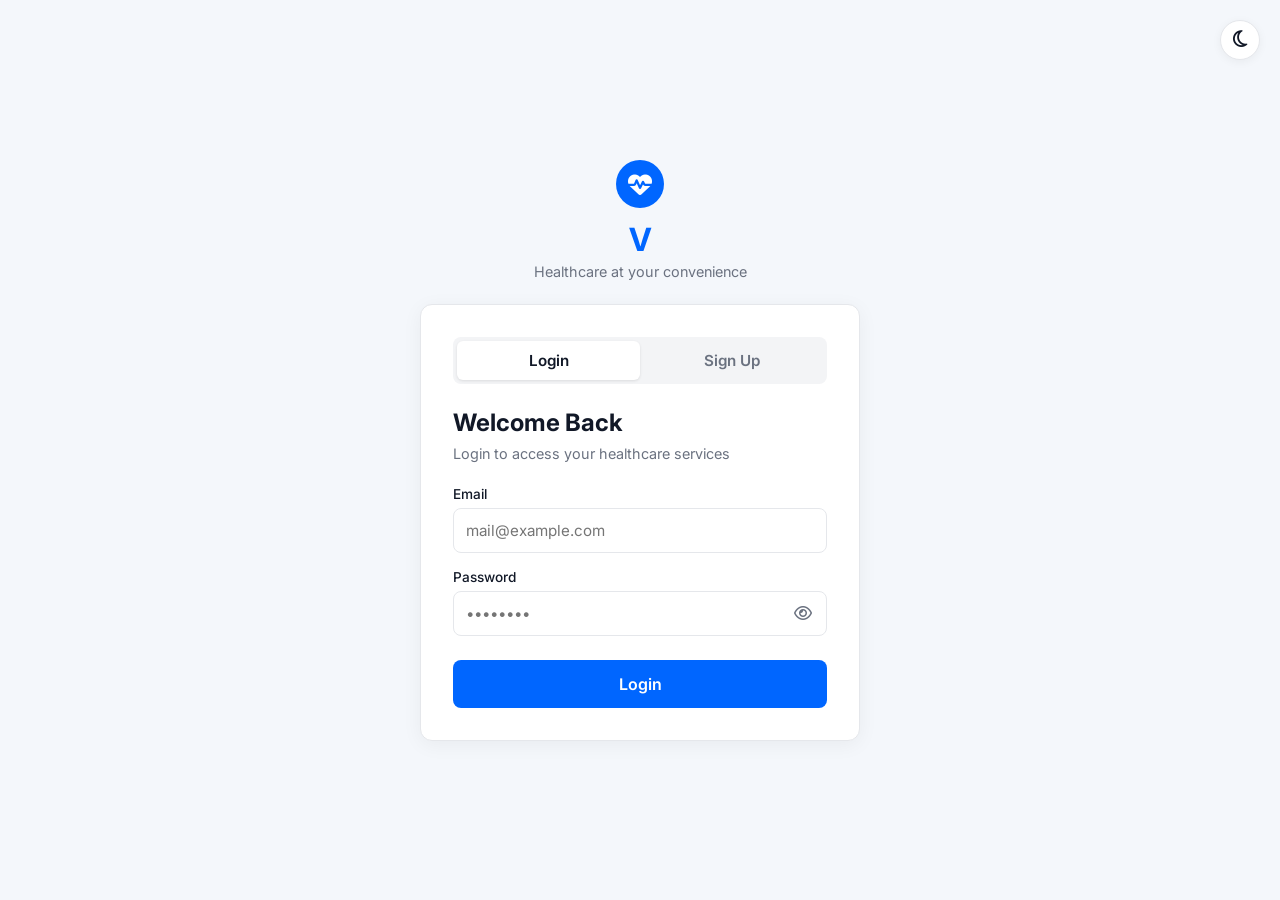
<file: index.html>
<!DOCTYPE html>
<html lang="en">
<head>
    <meta charset="UTF-8">
    <meta name="viewport" content="width=device-width, initial-scale=1.0">
    <title>Vision - Healthcare at your convenience</title>
    <link rel="stylesheet" href="css/index.css">
    <link href="https://fonts.googleapis.com/css2?family=Inter:wght@400;500;600;700&display=swap" rel="stylesheet">
    <link rel="stylesheet" href="https://cdnjs.cloudflare.com/ajax/libs/font-awesome/6.4.0/css/all.min.css">
</head>
<body>

    <button id="theme-toggle" class="theme-toggle" aria-label="Toggle Dark Mode">
        <i class="fa-solid fa-moon" id="theme-icon"></i>
    </button>

    <div class="auth-container">
        <div class="brand-header">
            <div class="logo-circle">
                <i class="fa-solid fa-heart-pulse"></i>
            </div>
            <h1 class="brand-letter">V</h1>
            <p class="brand-tagline">Healthcare at your convenience</p>
        </div>

        <div class="auth-card">
            <div class="auth-tabs">
                <button class="tab active" id="tab-login">Login</button>
                <button class="tab" id="tab-signup">Sign Up</button>
            </div>

            <form id="form-login" class="auth-form active-form">
                <h2>Welcome Back</h2>
                <p class="form-subtitle">Login to access your healthcare services</p>

                <div class="input-group">
                    <label>Email</label>
                    <input type="email" id="login-email" placeholder="mail@example.com" required>
                </div>

                <div class="input-group">
                    <label>Password</label>
                    <div class="password-wrapper">
                        <input type="password" id="login-password" placeholder="••••••••" required>
                        <i class="fa-regular fa-eye toggle-password" data-target="login-password"></i>
                    </div>
                </div>

                <button type="submit" class="btn-primary">Login</button>
            </form>

            <form id="form-signup" class="auth-form">
                <h2>Create Account</h2>
                <p class="form-subtitle">Sign up to start your healthcare journey</p>

                <div class="input-group">
                    <label>Full Name</label>
                    <input type="text" id="signup-name" placeholder="Your Name" required>
                </div>

                <div class="input-group">
                    <label>Email</label>
                    <input type="email" id="signup-email" placeholder="mail@example.com" required>
                </div>

                <div class="input-group">
                    <label>Phone Number</label>
                    <input type="tel" id="signup-phone" placeholder="+91 234 567 8900" required>
                </div>

                <div class="input-group">
                    <label>Password</label>
                    <div class="password-wrapper">
                        <input type="password" id="signup-password" placeholder="••••••••" required>
                        <i class="fa-regular fa-eye toggle-password" data-target="signup-password"></i>
                    </div>
                </div>

                <div class="input-group">
                    <label>Confirm Password</label>
                    <div class="password-wrapper">
                        <input type="password" id="signup-confirm" placeholder="••••••••" required>
                        <i class="fa-regular fa-eye toggle-password" data-target="signup-confirm"></i>
                    </div>
                </div>

                <button type="submit" class="btn-primary">Sign Up</button>
            </form>
        </div>
    </div>
    <script src="js/config.js"></script>
    <script src="js/script.js"></script>
    <script src="js/auth_guard.js"></script>
</body>
</html>
</file>
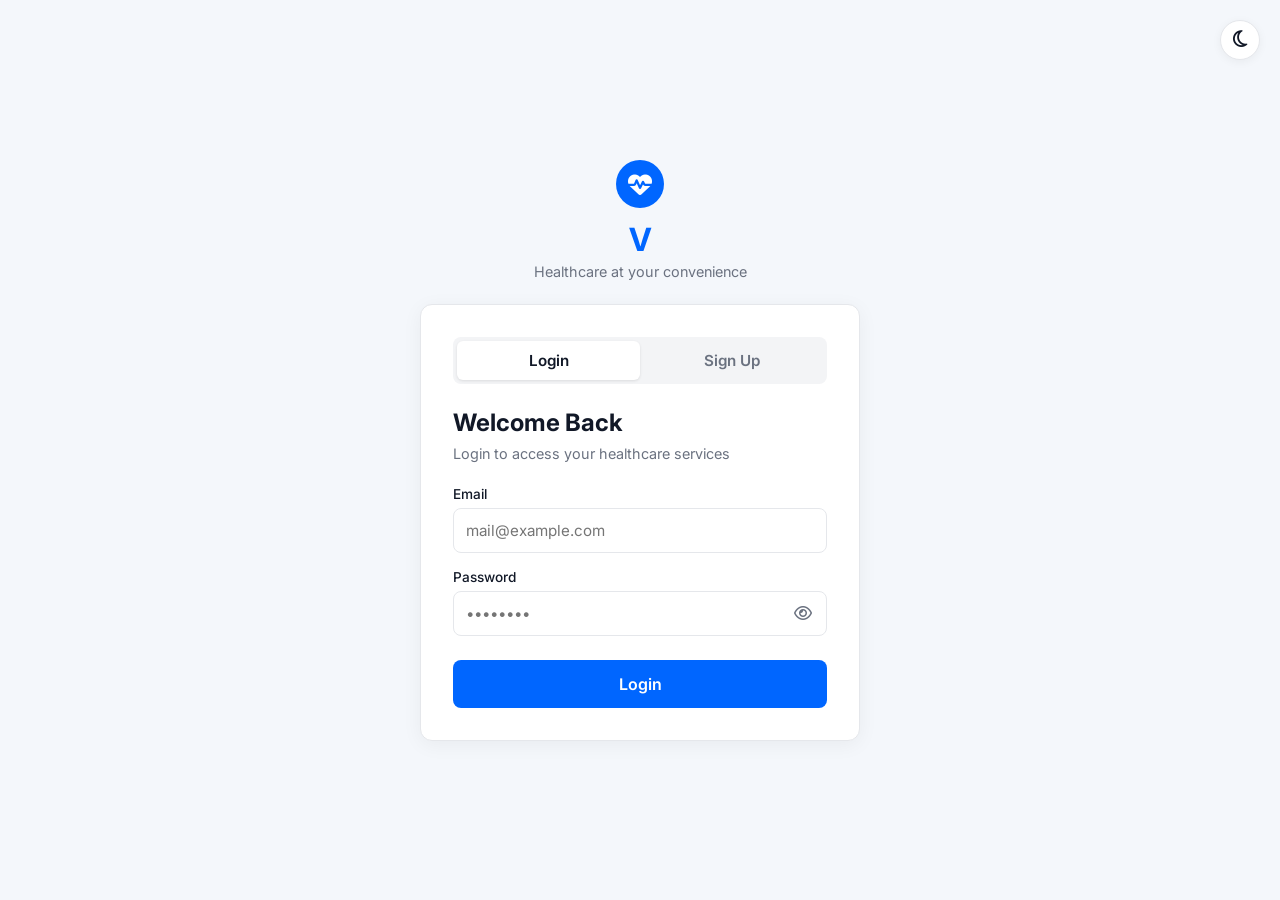
<file: book.html>
<!DOCTYPE html>
<html lang="en" data-theme="light">
<head>
    <meta charset="UTF-8">
    <meta name="viewport" content="width=device-width, initial-scale=1.0">
    <title>Vision - Book Appointment</title>
    <link rel="stylesheet" href="css/home.css"> 
    <link rel="stylesheet" href="css/doctors.css"> 
    <link rel="stylesheet" href="css/booking.css"> 
    <link href="https://fonts.googleapis.com/css2?family=Inter:wght@400;500;600;700&display=swap" rel="stylesheet">
    <link rel="stylesheet" href="https://cdnjs.cloudflare.com/ajax/libs/font-awesome/6.4.0/css/all.min.css">
</head>
<body class="bg-main">

    <header class="navbar">
        <div class="nav-brand">
            <a href="home.html" onclick="localStorage.removeItem('pendingBooking'); localStorage.removeItem('activeBookingId');" class="back-arrow" style="margin-right: 15px; color: var(--text-main); font-size: 1.2rem;">
                <i class="fa-solid fa-arrow-left"></i>
            </a>
            <div class="logo-circle-small"><i class="fa-solid fa-heart-pulse"></i></div>
            <span class="brand-text">Vision<br><small>Book Appointment</small></span>
        </div>
        
        <button class="mobile-menu-btn" id="mobile-menu-btn" aria-label="Menu">
            <i class="fa-solid fa-bars"></i>
        </button>

        <nav class="nav-links" id="nav-links">
            <a href="doctors.html" data-nav="doctors.html">Find Doctors</a>
            <a href="#">About</a>
        </nav>
        
        <div class="nav-actions" id="nav-actions">
        </div>
    </header>

    <main class="content-wrapper booking-layout">
        
        <div class="booking-flow">
            
            <section class="doc-header-card" id="doc-header-card">
                <div class="doc-header-avatar">
                    <img id="dyn-doc-img" src="" alt="Doctor">
                </div>
                
                <div class="doc-header-details">
                    <div class="doc-header-top">
                        <h2 id="dyn-doc-name">Loading...</h2>
                        <span class="badge-visit-type" id="dyn-visit-type"><i class="fa-solid fa-location-dot"></i> Home Visit</span>
                    </div>
                    <div class="doc-specialty" id="dyn-doc-spec">Loading...</div>
                    
                    <div class="doc-bio-box">
                        <strong>About Provider</strong>
                        <span id="dyn-doc-bio">Fetching details...</span>
                    </div>
                </div>
            </section>

            <section class="booking-section">
                <div class="section-title">
                    <i class="fa-regular fa-calendar"></i> Select Date
                </div>
                <div class="date-scroll-container" id="date-container"></div>
                </section>

            <section class="booking-section">
                <div class="section-title-row">
                    <div class="section-title"><i class="fa-regular fa-clock"></i> Select Time Slot</div>
                    <span class="duration-text">Duration: 45 minutes</span>
                </div>
                <div class="time-grid" id="time-container"></div>
            </section>

            <section class="booking-section">
                <div class="section-title">
                    <i class="fa-regular fa-user"></i> Patient Information
                </div>
                
                <form class="patient-form" id="patient-form">
                    <div class="form-row two-col">
                        <div class="input-group">
                            <label>Full Name *</label>
                            <input type="text" id="patient-name" class="form-control" placeholder="Full Name" required>
                        </div>
                        <div class="input-group">
                            <label>Age *</label>
                            <input type="number" id="patient-age" class="form-control" placeholder="Age" required>
                        </div>
                    </div>

                    <div class="form-row">
                        <label>Gender *</label>
                        <div class="radio-group">
                            <label class="radio-label"><input type="radio" name="gender" value="Male" required> Male</label>
                            <label class="radio-label"><input type="radio" name="gender" value="Female"> Female</label>
                            <label class="radio-label"><input type="radio" name="gender" value="Other"> Other</label>
                        </div>
                    </div>

                    <div class="form-row">
                        <label>Symptoms / Reason for Visit *</label>
                        <textarea id="patient-symptoms" class="form-control" rows="3" placeholder="Describe your symptoms or reason for consultation..." required></textarea>
                    </div>

                    <div class="form-row form-group address-group" id="address-block">
                        <div class="input-group">
                            <label>Flat / House Number</label>
                            <input type="text" id="flat-number" class="form-control" placeholder="e.g., House No. 42">
                        </div>

                        <div class="input-group mt-spacing">
                            <label>Building / Society Name</label>
                            <input type="text" id="building-name" class="form-control" placeholder="e.g., Sunshine Apartments">
                        </div>

                        <div class="input-group mt-spacing">
                            <label>Landmark</label>
                            <input type="text" id="landmark" class="form-control" placeholder="e.g., Near Metro Station">
                        </div>

                        <div class="input-group mt-spacing">
                            <label>Enter your area / address via Map</label>
                            <input id="patient-address" class="form-control" type="text" placeholder="Please enter your address" />
                        </div>
                    </div>
                </form>
            </section>
        </div>

        <aside class="booking-sidebar">
            <div class="summary-card">
                <h3>Booking Summary</h3>
                
                <div class="summary-doc-info">
                    <span class="summary-label">Doctor</span>
                    <strong id="sum-doc-name">...</strong>
                </div>

                <div class="summary-datetime">
                    <div class="sum-row">
                        <i class="fa-regular fa-calendar"></i>
                        <div>
                            <span class="sum-sub">Date</span>
                            <strong id="sum-date">Select a date</strong>
                        </div>
                    </div>
                    <div class="sum-row hidden" id="sum-time-row">
                        <i class="fa-regular fa-clock"></i>
                        <div>
                            <span class="sum-sub">Time</span>
                            <strong id="sum-time">...</strong>
                        </div>
                    </div>
                    <div class="sum-row mt-3">
                        <i class="fa-solid fa-location-dot"></i>
                        <div>
                            <span class="sum-sub">Type</span>
                            <strong id="sum-type">...</strong>
                        </div>
                    </div>
                </div>

                <div class="summary-costs">
                    <div class="cost-row">
                        <span>Consultation Fee</span>
                        <span id="sum-fee">...</span>
                    </div>
                    <div class="cost-row">
                        <span>Visit Charges</span>
                        <span id="sum-visit">...</span>
                    </div>
                    <hr class="cost-divider">
                    <div class="cost-row total-row">
                        <span>Total Amount</span>
                        <span class="total-price text-blue" id="sum-total">...</span>
                    </div>
                </div>

                <button class="btn-primary full-width disabled" id="proceed-btn" disabled>
                    <i class="fa-regular fa-circle-check"></i> Proceed to Payment
                </button>

                <p class="terms-text">
                    By proceeding, you agree to our <a href="#">Terms & Conditions</a>
                </p>
            </div>
        </aside>

    </main>

    <script src="js/config.js"></script> 
    <!-- <script src="js/auth_guard.js"></script> -->
    <script src="js/script.js"></script>
    <script src="js/book.js"></script>
    <!-- <script src="https://maps.googleapis.com/maps/api/js?key=AIzaSyA4BQN5ky7wehZWFwcwLMvM_89GXDn5IxQ&libraries=places&callback=initAutocomplete" async defer></script>   -->
</body>
</html>
</file>
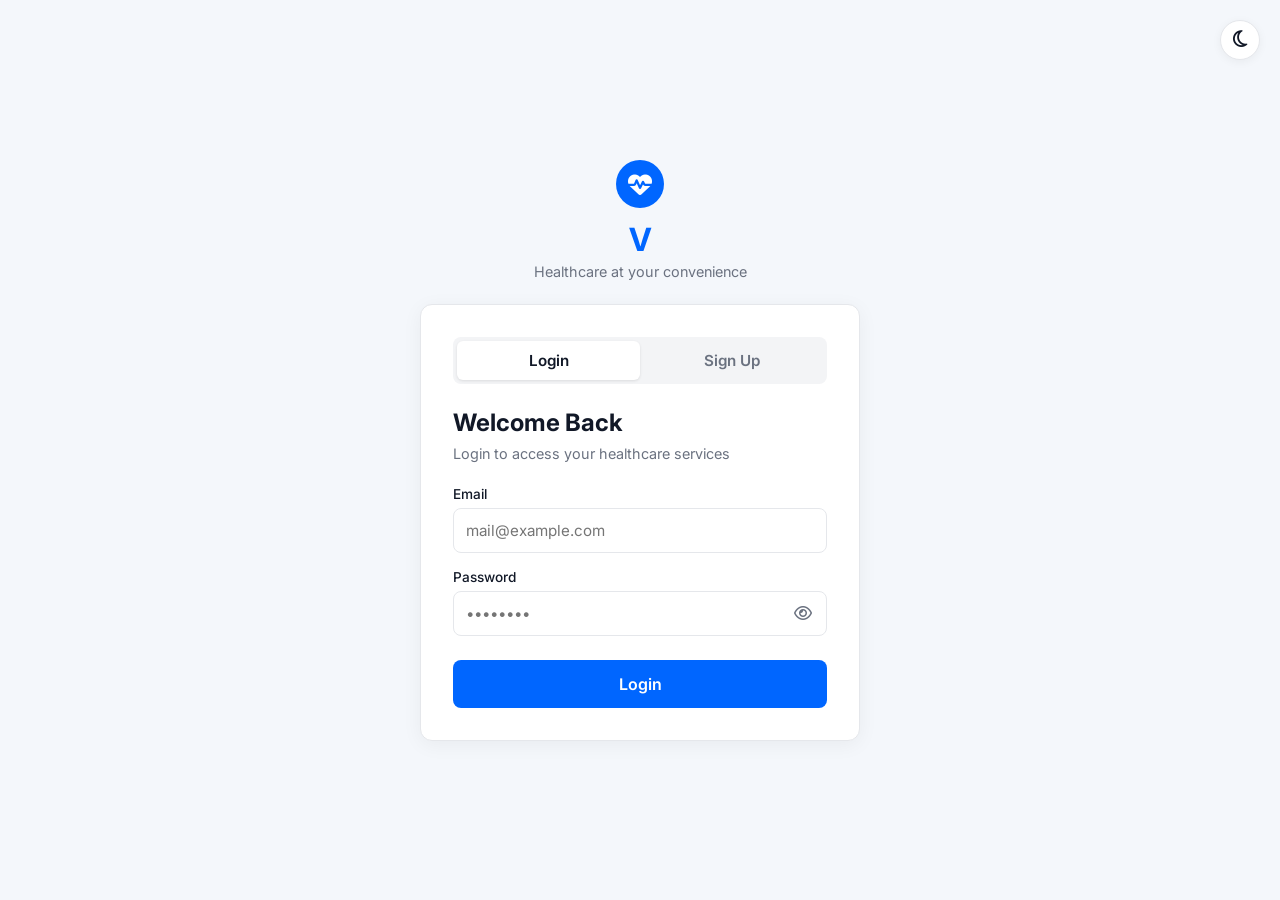
<file: confirmation.html>
<!DOCTYPE html>
<html lang="en" data-theme="light">
<head>
    <meta charset="UTF-8">
    <meta name="viewport" content="width=device-width, initial-scale=1.0">
    <title>Vision - Booking Confirmed</title>
    <link rel="stylesheet" href="css/payment.css">
    <link rel="stylesheet" href="css/home.css">
    <link rel="stylesheet" href="css/confirmation.css"> 
    <link href="https://fonts.googleapis.com/css2?family=Inter:wght@400;500;600;700&display=swap" rel="stylesheet">
    <link rel="stylesheet" href="https://cdnjs.cloudflare.com/ajax/libs/font-awesome/6.4.0/css/all.min.css">
</head>
<body class="bg-main">

    <header class="top-header">
        <div class="content-wrapper header-content">
            <div class="header-left">
                <div class="brand">
                    <div class="logo-circle"><i class="fa-solid fa-heart-pulse"></i></div>
                    <div class="brand-text">
                        <strong>Vision</strong>
                        <span>Healthcare</span>
                    </div>
                </div>
            </div>
            <button id="theme-toggle" class="icon-button" aria-label="Toggle Dark Mode">
                <i class="fa-regular fa-moon" id="theme-icon"></i>
            </button>
        </div>
    </header>

    <main class="confirm-container">
        
        <div class="success-header">
            <div class="success-halo">
                <div class="success-circle">
                    <i class="fa-solid fa-check"></i>
                </div>
            </div>
            <h1>Booking Confirmed!</h1>
            <p>Your appointment has been successfully scheduled</p>
        </div>

        <div class="details-card">
            
            <div class="detail-row border-bottom">
                <span class="detail-label">Booking ID</span>
                <strong class="text-blue" id="conf-id">LOADING...</strong>
            </div>

            <div class="detail-item">
                <div class="detail-icon"><i class="fa-regular fa-user-doctor"></i></div>
                <div class="detail-text">
                    <span class="detail-sub">Doctor</span>
                    <strong id="conf-doc-name">...</strong>
                    <span class="detail-muted" id="conf-doc-spec">...</span>
                </div>
            </div>

            <div class="detail-item">
                <div class="detail-icon"><i class="fa-regular fa-calendar-check"></i></div>
                <div class="detail-text">
                    <span class="detail-sub">Date & Time</span>
                    <strong id="conf-date">...</strong>
                    <strong id="conf-time">...</strong>
                </div>
            </div>

            <div class="detail-item">
                <div class="detail-icon"><i id="conf-type-icon" class="fa-solid fa-house-medical"></i></div>
                <div class="detail-text">
                    <span class="detail-sub">Consultation Type</span>
                    <strong id="conf-type">...</strong>
                    
                    <span class="detail-muted" id="conf-address-row">
                        <i class="fa-solid fa-map-pin"></i> <span id="conf-address">Instructions will be sent via email</span>
                    </span>
                    
                </div>
            </div>

            <div class="detail-item">
                <div class="detail-icon"><i class="fa-regular fa-user"></i></div>
                <div class="detail-text">
                    <span class="detail-sub">Patient</span>
                    <strong id="conf-patient">...</strong>
                    <span class="detail-muted" id="conf-patient-meta">Details on file</span>
                </div>
            </div>

        </div>

        <div class="whats-next-card">
            <div class="whats-next-title">
                <i class="fa-regular fa-clock"></i> What's Next?
            </div>
            <ul class="whats-next-list">
                <li id="conf-next-step">The doctor will arrive at your location at the scheduled time</li>
                <li>You can track your appointment in the Dashboard</li>
            </ul>
        </div>

        <div class="action-buttons">
            <button class="btn-primary" id="btn-dashboard">Go to Dashboard</button>
            <button class="btn-outline-home" id="btn-home"><i class="fa-solid fa-house"></i> Back to Home</button>
        </div>

    </main>

    <script src="js/config.js"></script>
    <script src="js/script.js"></script>
    <script src="js/auth_guard.js"></script>
    <script src="js/confirmation.js"></script>
</body>
</html>
</file>
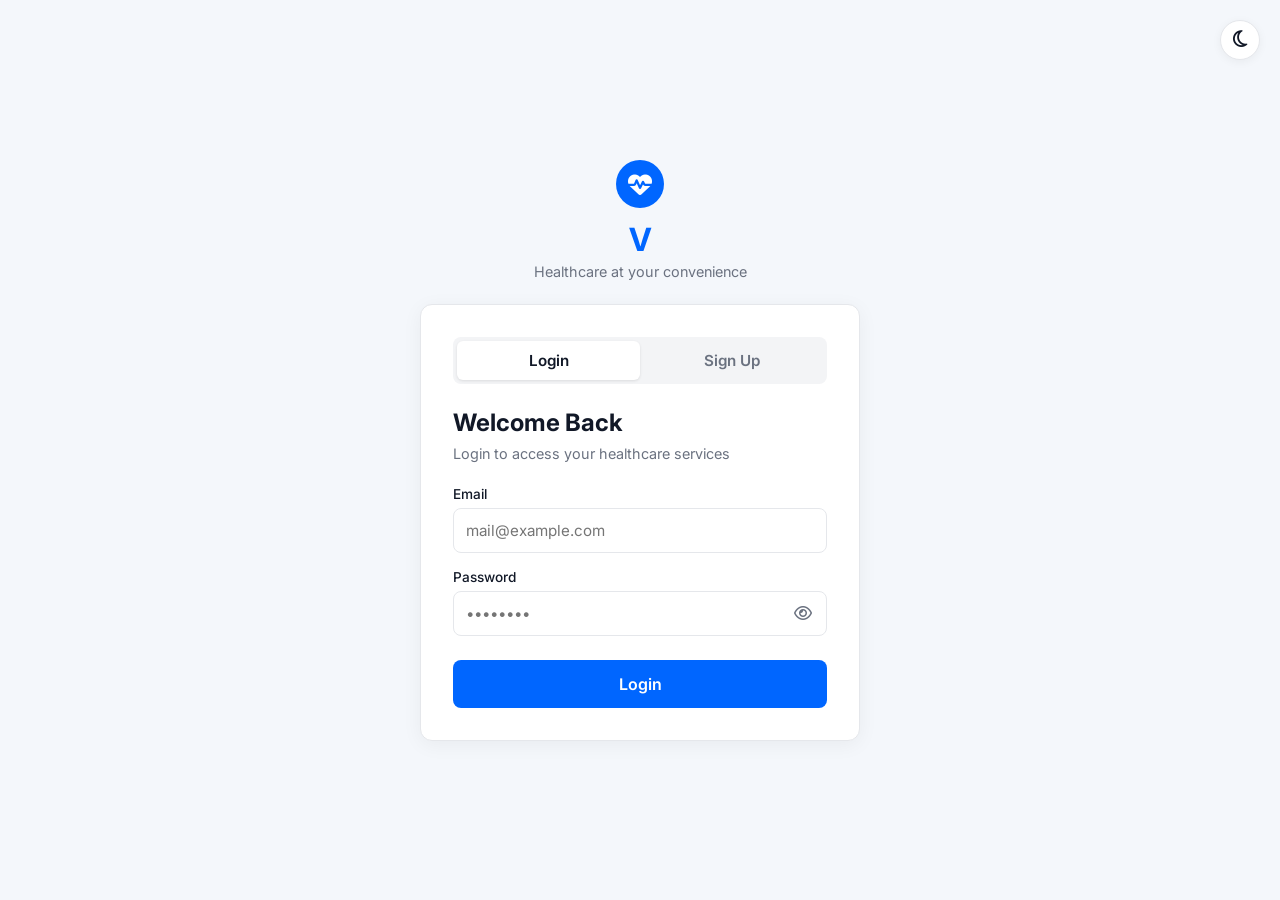
<file: dashboard.html>
<!DOCTYPE html>
<html lang="en">
<head>
    <meta charset="UTF-8">
    <meta name="viewport" content="width=device-width, initial-scale=1.0">
    <title>Vision - Dashboard</title>
    <link rel="stylesheet" href="css/home.css">
    <link rel="stylesheet" href="css/payment.css"> 
    <link rel="stylesheet" href="css/dashboard.css"> 
    <link href="https://fonts.googleapis.com/css2?family=Inter:wght@400;500;600;700&display=swap" rel="stylesheet">
    <link rel="stylesheet" href="https://cdnjs.cloudflare.com/ajax/libs/font-awesome/6.4.0/css/all.min.css">
</head>
<body class="bg-main">

    <header class="top-header">
        <div class="content-wrapper header-content">
            <div class="header-left">
                <a href="home.html" class="back-arrow"><i class="fa-solid fa-arrow-left"></i></a>
                <div class="brand">
                    <div class="logo-circle"><i class="fa-solid fa-heart-pulse"></i></div>
                    <div class="brand-text">
                        <strong>Vision</strong>
                        <span>My Dashboard</span>
                    </div>
                </div>
            </div>
            <button id="theme-toggle" class="icon-button" aria-label="Toggle Dark Mode">
                <i class="fa-regular fa-moon" id="theme-icon"></i>
            </button>
        </div>
    </header>

    <main class="content-wrapper dashboard-layout">
        
        <header class="dashboard-header" style="display: flex; justify-content: space-between; align-items: flex-end; margin-bottom: 32px;">
            <div>
                <h1>My Health Dashboard</h1>
                <p style="margin: 0;">Manage your appointments, medical records, and healthcare journey.</p>
            </div>
            <button class="btn-action" onclick="window.location.href='doctors.html'">
                <i class="fa-solid fa-plus"></i> Book Appointment
            </button>
        </header>

        <section class="stats-row" id="stats-container"></section>

        <section class="dash-tabs-container">
            <nav class="dash-tabs">
                <button class="dash-tab active" data-target="view-active">Appointments</button>
                <button class="dash-tab" data-target="view-completed">Completed</button>
                <button class="dash-tab" data-target="view-canceled">Canceled</button>
            </nav>
        </section>

        <section class="appointments-section">
            <div class="section-header-row" id="section-header" style="display: none;">
                <h2 id="dynamic-section-title">Appointments</h2>
            </div>

            <section id="view-active" class="tab-content">
                <div id="list-active" class="appointments-list"></div>
            </section>

            <section id="view-completed" class="tab-content hidden">
                <div id="list-completed" class="appointments-list"></div>
            </section>

            <section id="view-canceled" class="tab-content hidden">
                <div id="list-canceled" class="appointments-list"></div>
            </section>
        </section>

        <div class="modal-overlay hidden" id="booking-modal">
            <div class="modal-container">
                <button class="modal-close" id="modal-close-btn"><i class="fa-solid fa-xmark"></i></button>

                <div class="modal-header">
                    <h2>Booking Details</h2>
                    <p>Complete information about your appointment</p>
                </div>

                <div class="modal-scroll-content">
                    
                    <div class="modal-status-banner" id="modal-status-banner">
                        <div class="banner-icon" id="modal-status-icon"><i class="fa-solid fa-check"></i></div>
                        <div class="banner-text">
                            <strong id="modal-status-title">Appointment</strong>
                            <span id="modal-booking-id">Booking ID: ...</span>
                        </div>
                        <span class="status-badge" id="modal-status-badge">...</span>
                    </div>

                    <div class="modal-section">
                        <div class="section-title"><i class="fa-solid fa-stethoscope"></i> Healthcare Provider</div>
                        <div class="provider-card">
                            <div class="provider-avatar" id="modal-doc-initials">--</div>
                            <div class="provider-info">
                                <strong id="modal-doc-name">...</strong>
                                <span id="modal-doc-spec">...</span>
                            </div>
                        </div>
                    </div>

                    <div class="modal-section">
                        <div class="section-title"><i class="fa-regular fa-calendar"></i> Appointment Information</div>
                        <div class="info-grid">
                            <div class="info-item">
                                <label>Service</label>
                                <strong id="modal-service">...</strong>
                            </div>
                            <div class="info-item">
                                <label>Consultation Type</label>
                                <strong id="modal-type"><i class="fa-solid fa-location-dot text-purple" id="modal-type-icon"></i> <span id="modal-type-text">...</span></strong>
                            </div>
                            <div class="info-item">
                                <label>Date</label>
                                <strong id="modal-date">...</strong>
                            </div>
                            <div class="info-item">
                                <label>Time</label>
                                <strong id="modal-time">...</strong>
                            </div>
                        </div>
                    </div>

                    <div class="modal-section" id="modal-patient-wrapper">
                        <div class="section-title"><i class="fa-regular fa-user"></i> Patient Information</div>
                        <div class="info-grid">
                            <div class="info-item">
                                <label>Patient Name</label>
                                <strong id="modal-patient-name">...</strong>
                            </div>
                            <div class="info-item">
                                <label>Age</label>
                                <strong id="modal-patient-age">...</strong>
                            </div>
                            <div class="info-item">
                                <label>Gender</label>
                                <strong id="modal-patient-gender">...</strong>
                            </div>
                            <div class="info-item full-width">
                                <label>Address</label>
                                <strong><i class="fa-solid fa-house text-blue"></i> <span id="modal-patient-address">...</span></strong>
                            </div>
                            <div class="info-item full-width">
                                <label>Symptoms/Reason</label>
                                <strong id="modal-patient-reason">...</strong>
                            </div>
                        </div>
                    </div>
                    
                    <div class="modal-section hidden" id="modal-notes-wrapper">
                        <div class="section-title"><i class="fa-solid fa-notes-medical"></i> Doctor's Clinical Notes</div>
                        <div class="info-grid">
                            <div class="info-item full-width">
                                <strong id="modal-notes-text" style="color: var(--primary-blue); font-size: 1.05rem; line-height: 1.5;">...</strong>
                            </div>
                        </div>
                    </div>

                </div>
            </div>
        </div>

    </main>

    <script src="js/config.js"></script>
    <script src="js/auth_guard.js"></script>
    <script src="js/script.js"></script>
    <script src="js/dashboard.js"></script>
</body>
</html>
</file>
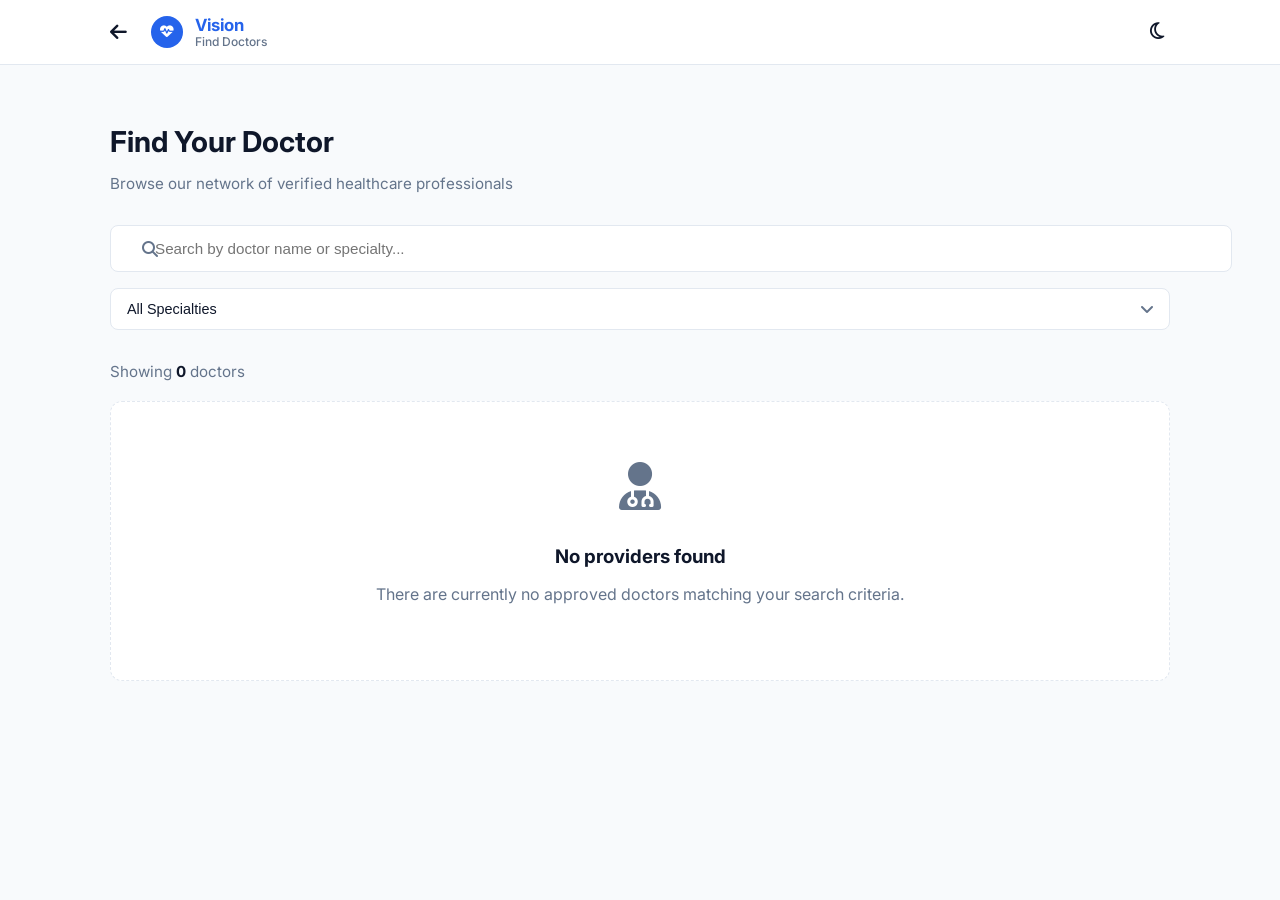
<file: doctors.html>
<!DOCTYPE html>
<html lang="en" data-theme="light">
<head>
    <meta charset="UTF-8">
    <meta name="viewport" content="width=device-width, initial-scale=1.0">
    <title>Vision - Find Doctors</title>
    <link rel="stylesheet" href="css/home.css"> 
    <link rel="stylesheet" href="css/doctors.css"> 
    <link href="https://fonts.googleapis.com/css2?family=Inter:wght@400;500;600;700&display=swap" rel="stylesheet">
    <link rel="stylesheet" href="https://cdnjs.cloudflare.com/ajax/libs/font-awesome/6.4.0/css/all.min.css">
</head>
<body class="bg-main">

    <header class="top-header">
        <div class="content-wrapper header-content">
            <div class="header-left">
                <a href="home.html" class="back-arrow"><i class="fa-solid fa-arrow-left"></i></a>
                <div class="brand">
                    <div class="logo-circle"><i class="fa-solid fa-heart-pulse"></i></div>
                    <div class="brand-text">
                        <strong>Vision</strong>
                        <span>Find Doctors</span>
                    </div>
                </div>
            </div>
            <button id="theme-toggle" class="icon-button" aria-label="Toggle Dark Mode">
                <i class="fa-regular fa-moon" id="theme-icon"></i>
            </button>
        </div>
    </header>

    <main class="content-wrapper page-container">
        
        <div class="title-header">
            <h1>Find Your Doctor</h1>
            <p>Browse our network of verified healthcare professionals</p>
        </div>

        <div class="search-filter-container">
            <div class="search-row">
                <i class="fa-solid fa-magnifying-glass search-icon"></i>
                <input type="text" id="doctor-search" placeholder="Search by doctor name or specialty...">
            </div>
            
            <div class="filter-row">
                <div class="select-wrapper">
                    <select id="filter-specialty">
                        <option value="all">All Specialties</option>
                        <option value="Cardiologist">Cardiologist</option>
                        <option value="Orthopedic">Orthopedic</option>
                        <option value="General Physician">General Physician</option>
                        <option value="Pediatrician">Pediatrician</option>
                        <option value="Dermatologist">Dermatologist</option>
                    </select>
                </div>
                
                <!-- <div class="select-wrapper">
                    <select id="filter-type">
                        <option value="all">All Types</option>
                        <option value="video">Video Consult</option>
                        <option value="home">Home Visit</option>
                    </select>
                </div>

                <div class="select-wrapper">
                    <select id="sort-filter">
                        <option value="closest">Closest to Me</option>
                        <option value="price_low">Lowest Price</option>
                        <option value="price_high">Highest Price</option>
                    </select>
                </div>

                <button class="more-filters-btn">
                    <i class="fa-solid fa-filter"></i> More Filters
                </button> -->
            </div>
        </div>

        <div class="results-count">Showing <strong id="doctor-count">0</strong> doctors</div>

        <div class="doctor-list" id="doctor-list">
            </div>

    </main>

    <script src="js/config.js"></script>
    <script src="js/script.js"></script>
    <script src="js/auth_guard.js"></script>
    <script src="js/doctor.js"></script> 
</body>
</html>
</file>
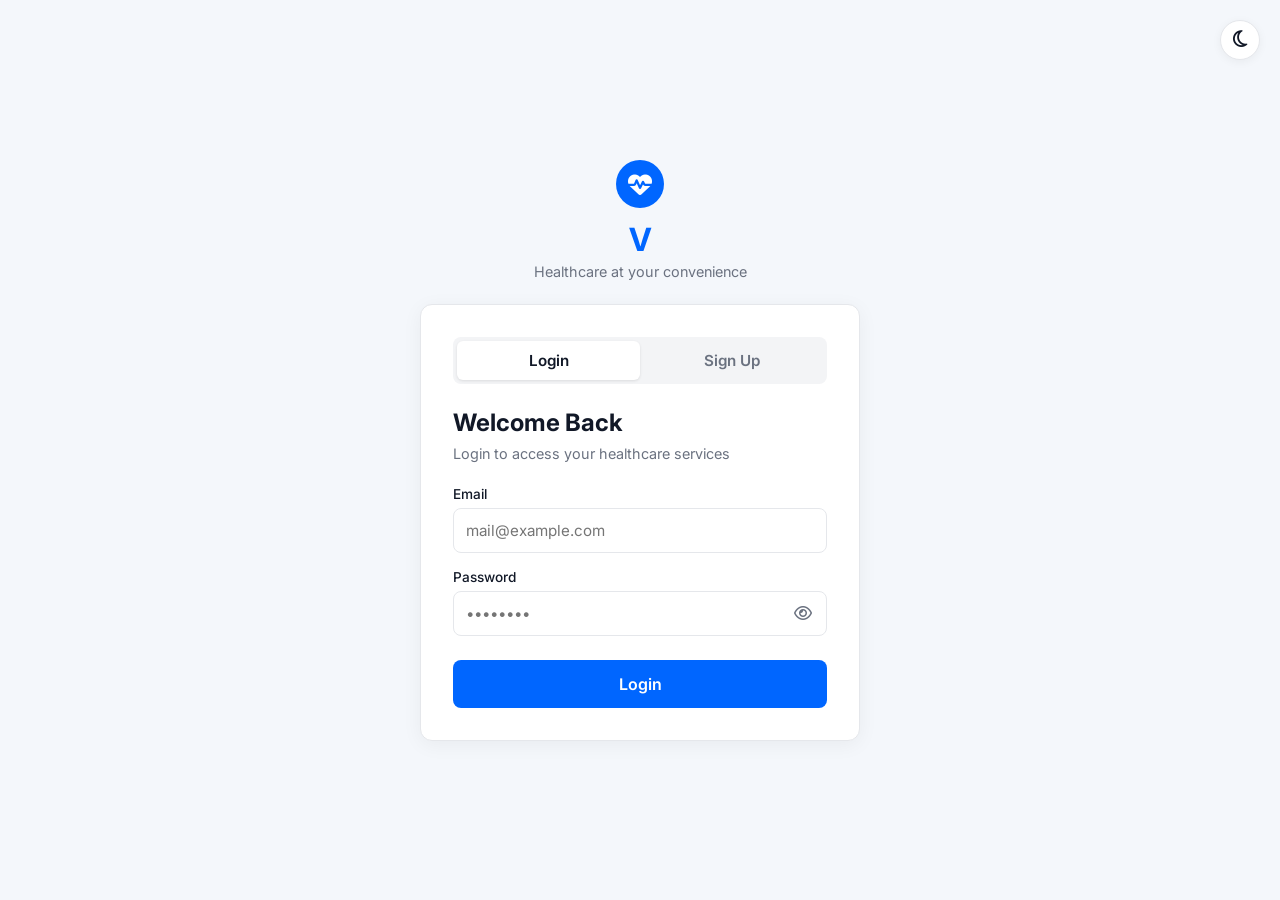
<file: lab-tests.html>
<!DOCTYPE html>
<html lang="en">
<head>
    <meta charset="UTF-8">
    <meta name="viewport" content="width=device-width, initial-scale=1.0">
    <title>Vision - Lab Tests</title>
    <link rel="stylesheet" href="css/payment.css"> 
    <link rel="stylesheet" href="css/services.css"> 
    <link href="https://fonts.googleapis.com/css2?family=Inter:wght@400;500;600;700&display=swap" rel="stylesheet">
    <link rel="stylesheet" href="https://cdnjs.cloudflare.com/ajax/libs/font-awesome/6.4.0/css/all.min.css">
</head>
<body class="bg-main">

    <header class="top-header">
        <div class="content-wrapper header-content">
            <div class="header-left">
                <a href="home.html" class="back-arrow"><i class="fa-solid fa-arrow-left"></i></a>
                <div class="brand">
                    <div class="logo-circle"><i class="fa-solid fa-flask"></i></div>
                    <div class="brand-text">
                        <strong>Vision</strong>
                        <span>Lab Tests</span>
                    </div>
                </div>
            </div>
            <button id="theme-toggle" class="icon-button" aria-label="Toggle Dark Mode">
                <i class="fa-regular fa-moon" id="theme-icon"></i>
            </button>
        </div>
    </header>

    <main class="content-wrapper services-layout" id="lab-tests-page">
        
        <div class="services-header">
            <h1>Lab Tests & Diagnostics</h1>
            <p>Accurate sample collection from the comfort of your home</p>
        </div>

        <div class="services-search-container" style="margin-bottom: 16px;">
            <i class="fa-solid fa-magnifying-glass search-icon"></i>
            <input type="text" id="lab-search" placeholder="Search tests...">
        </div>

        <div class="results-count" style="margin-bottom: 20px;">
            Showing <strong id="lab-count">0</strong> labs
        </div>

        <div class="services-grid" id="lab-list">
        </div>

    </main>

    <script src="js/config.js"></script>
    <script src="js/script.js"></script>
    <script src="js/auth_guard.js"></script>
    <script src="js/lab-tests.js"></script>
</body>
</html>
</file>
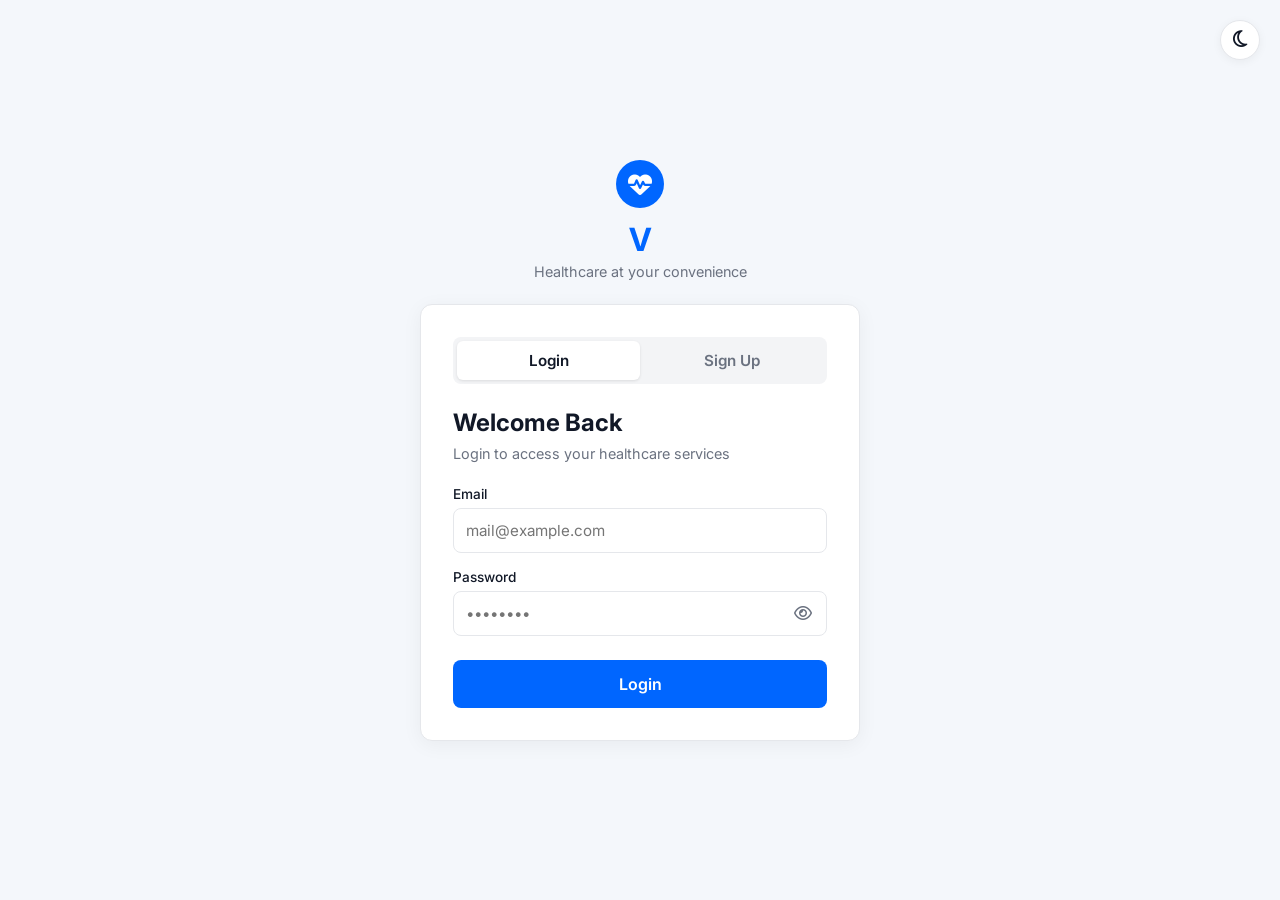
<file: medicines.html>
<!DOCTYPE html>
<html lang="en" data-theme="light">
<head>
    <meta charset="UTF-8">
    <meta name="viewport" content="width=device-width, initial-scale=1.0">
    <title>Vision - Order Medicines</title>
    <link rel="stylesheet" href="css/home.css"> 
    <link rel="stylesheet" href="css/doctors.css"> 
    <link href="https://fonts.googleapis.com/css2?family=Inter:wght@400;500;600;700&display=swap" rel="stylesheet">
    <link rel="stylesheet" href="https://cdnjs.cloudflare.com/ajax/libs/font-awesome/6.4.0/css/all.min.css">
</head>
<body class="bg-main">

    <header class="top-header">
        <div class="content-wrapper header-content">
            <div class="header-left">
                <a href="home.html" class="back-arrow"><i class="fa-solid fa-arrow-left"></i></a>
                <div class="brand">
                    <div class="logo-circle" style="background-color: #10B981;"><i class="fa-solid fa-pills"></i></div>
                    <div class="brand-text">
                        <strong style="color: #10B981;">Vision</strong>
                        <span>Pharmacy</span>
                    </div>
                </div>
            </div>
            <button id="theme-toggle" class="icon-button"><i class="fa-regular fa-moon" id="theme-icon"></i></button>
        </div>
    </header>

    <div style="background: var(--bg-card); padding: 12px 20px; border-bottom: 1px solid var(--border-color); display: flex; justify-content: space-between; align-items: center; flex-wrap: wrap; gap: 10px; max-width: 1200px; margin: 0 auto;">
        <div id="current-location-text" style="font-size: 0.9rem; color: var(--text-secondary);">
            <i class="fa-solid fa-spinner fa-spin"></i> Loading location...
        </div>
        <button id="btn-update-location" class="btn-outline" style="padding: 6px 12px; font-size: 0.85rem; border-color: #10B981; color: #10B981;">
            <i class="fa-solid fa-location-crosshairs"></i> Locate Me
        </button>
    </div>

    <main class="content-wrapper page-container">
        <div class="title-header">
            <h1>Order Medicines</h1>
            <p>Fast and reliable delivery from verified local pharmacies</p>
        </div>

        <div class="search-filter-container" style="justify-content: flex-start;">
            <div class="search-row" style="max-width: 500px; width: 100%;">
                <i class="fa-solid fa-magnifying-glass search-icon"></i>
                <input type="text" id="pharmacy-search" placeholder="Search by pharmacy name...">
            </div>
        </div>

        <div class="results-count">Showing <strong id="pharmacy-count">0</strong> pharmacies</div>

        <div class="doctor-list" id="pharmacy-list"></div>

    </main>

    <script src="js/config.js"></script>
    <script src="js/script.js"></script>
    <script src="js/auth_guard.js"></script>
    <script src="js/medicines.js"></script>
</body>
</html>
</file>
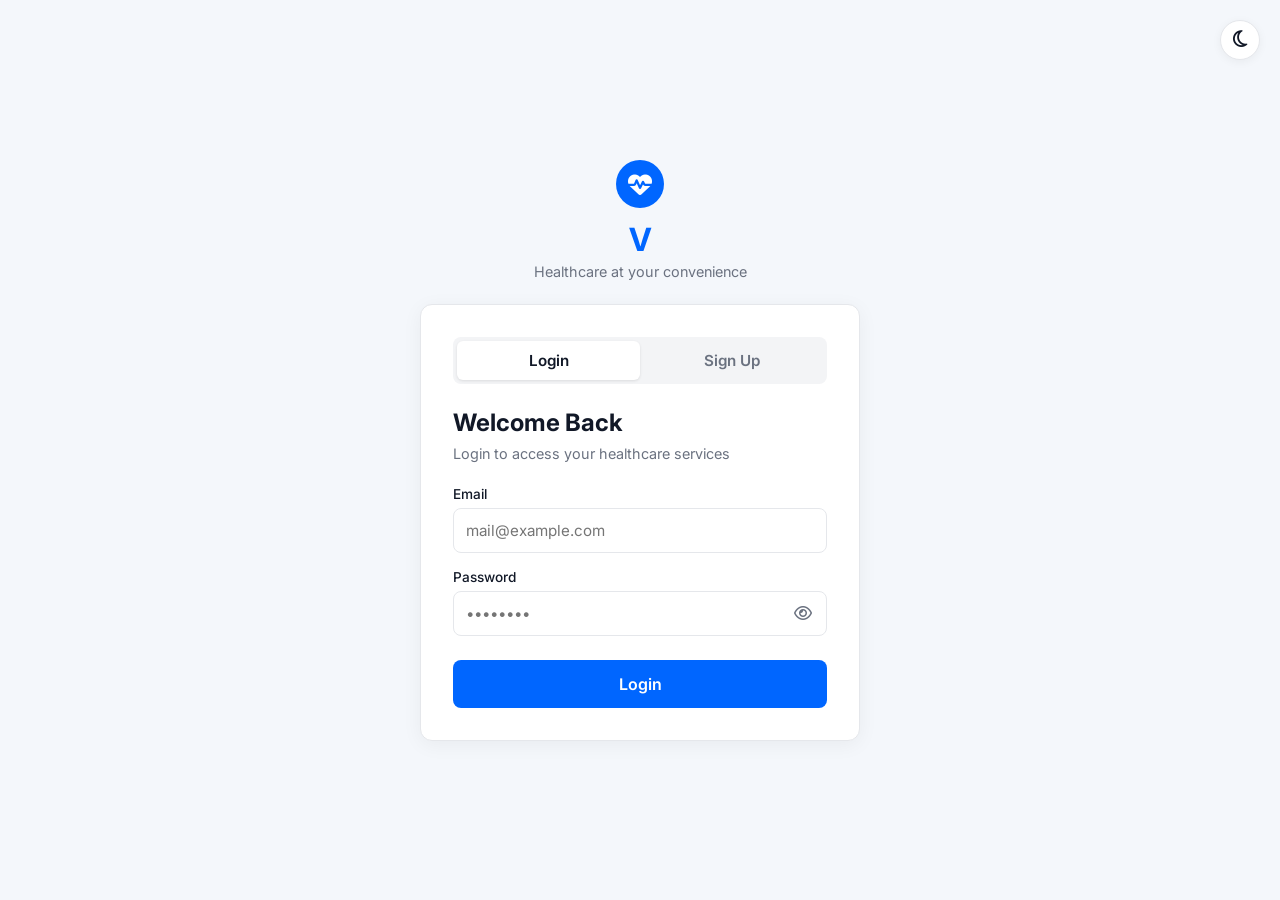
<file: profile.html>
<!DOCTYPE html>
<html lang="en">
<head>
    <meta charset="UTF-8">
    <meta name="viewport" content="width=device-width, initial-scale=1.0">
    <title>Vision - My Profile</title>
    <link rel="stylesheet" href="css/home.css"> 
    <link rel="stylesheet" href="css/payment.css">
    <link rel="stylesheet" href="css/profile.css"> 
    <link href="https://fonts.googleapis.com/css2?family=Inter:wght@400;500;600;700&display=swap" rel="stylesheet">
    <link rel="stylesheet" href="https://cdnjs.cloudflare.com/ajax/libs/font-awesome/6.4.0/css/all.min.css">
</head>
<body class="bg-main">

    <header class="profile-top-header">
        <div class="content-wrapper header-content">
            <div class="header-left">
                <a href="home.html" class="back-arrow text-white"><i class="fa-solid fa-arrow-left"></i></a>
                <h1 class="header-title">My Profile</h1>
            </div>
            <button id="theme-toggle" class="icon-button text-white" aria-label="Toggle Dark Mode">
                <i class="fa-regular fa-moon" id="theme-icon"></i>
            </button>
        </div>
    </header>

    <main class="content-wrapper profile-layout">
        
        <section class="profile-card hero-card">
            <div class="avatar-wrapper" id="avatar-clickable" title="Tap to change picture">
                <div class="profile-avatar" id="avatar-initials">--</div>
                <div class="status-dot"></div>
            </div>
            <div class="profile-header-info">
                <h2 id="display-name">Loading...</h2>
                <p id="display-email">Loading...</p>
                <div class="profile-header-actions">
                    <button type="button" class="btn-outline-small" id="btn-change-pic">Change Profile Picture</button>
                    <input type="file" id="mobile-image-upload" accept="image/*" style="display: none;">
                </div>
            </div>
        </section>

        <section class="profile-card">
            <div class="card-header">
                <h3>Personal Information</h3>
                <p>Update your personal details</p>
            </div>
            
            <form class="profile-form" id="personal-info-form">
                <div class="form-grid-2">
                    <div class="input-group">
                        <label><i class="fa-regular fa-user"></i> Full Name</label>
                        <input type="text" id="input-name" required>
                    </div>
                    <div class="input-group">
                        <label><i class="fa-regular fa-envelope"></i> Email</label>
                        <input type="email" id="input-email" required>
                    </div>
                    <div class="input-group">
                        <label><i class="fa-solid fa-phone"></i> Phone Number</label>
                        <input type="tel" id="input-phone">
                    </div>
                    <div class="input-group">
                        <label><i class="fa-regular fa-calendar"></i> Date of Birth</label>
                        <input type="date" id="input-dob">
                    </div>
                </div>
            </form>
        </section>


        <div class="profile-action-footer">
            <button class="btn-save" id="btn-save-profile">
                <i class="fa-regular fa-floppy-disk"></i> Save Changes
            </button>
            <button class="btn-cancel" id="btn-cancel-profile">Cancel</button>
        </div>

    </main>

    <script src="js/config.js"></script>
    <script src="js/script.js"></script>
    <script src="js/auth_guard.js"></script>
    <script src="js/profile.js"></script>
</body>
</html>
</file>
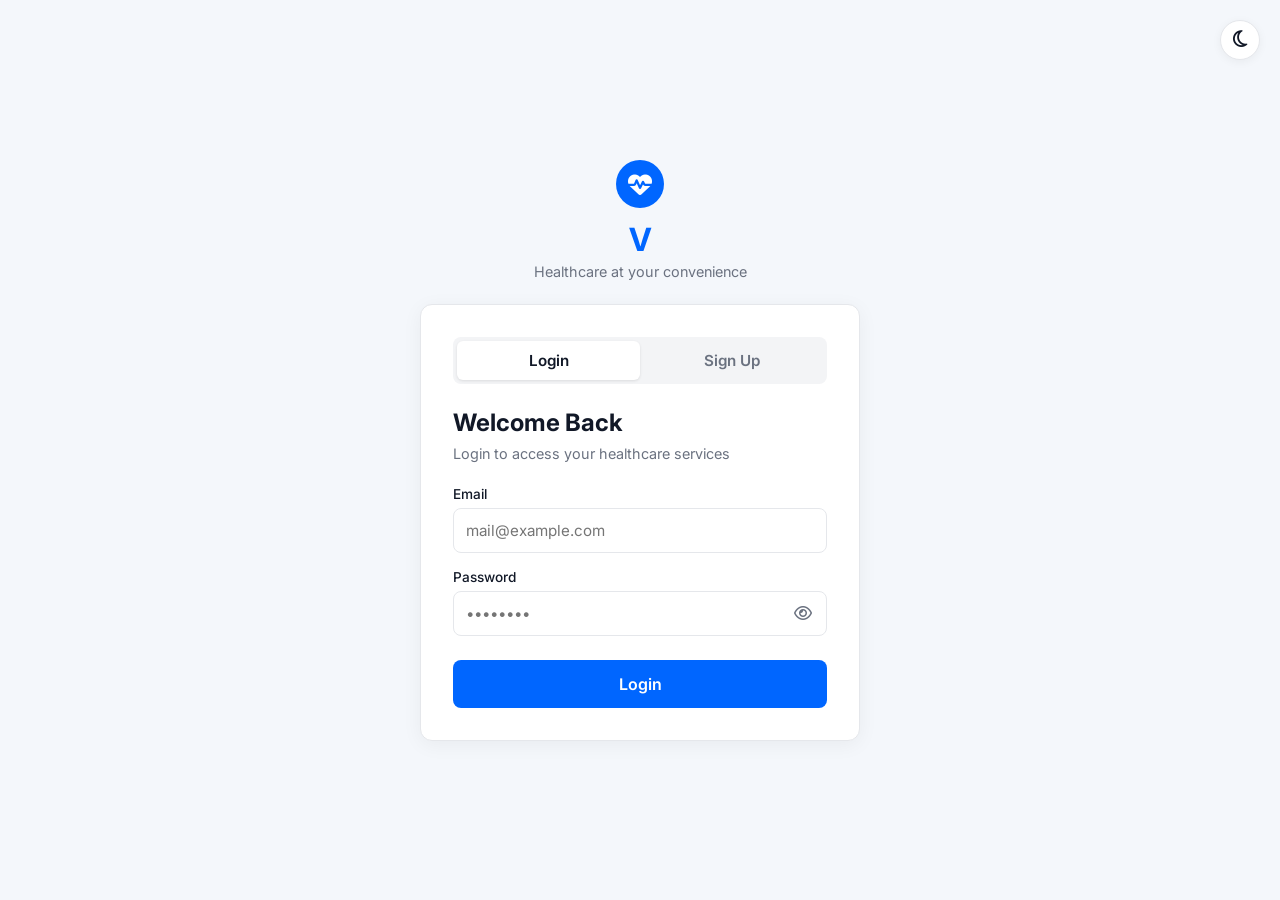
<file: services.html>
<!DOCTYPE html> <!--service.html-->
<html lang="en">
<head>
    <meta charset="UTF-8">
    <meta name="viewport" content="width=device-width, initial-scale=1.0">
    <title>Vision - Our Healthcare Services</title>
    <link rel="stylesheet" href="css/payment.css"> 
    <link rel="stylesheet" href="css/services.css"> 
    <link href="https://fonts.googleapis.com/css2?family=Inter:wght@400;500;600;700&display=swap" rel="stylesheet">
    <link rel="stylesheet" href="https://cdnjs.cloudflare.com/ajax/libs/font-awesome/6.4.0/css/all.min.css">
</head>
<body class="bg-main">

    <header class="top-header">
        <div class="content-wrapper header-content">
            <div class="header-left">
                <a href="home.html" class="back-arrow"><i class="fa-solid fa-arrow-left"></i></a>
                <div class="brand">
                    <div class="logo-circle"><i class="fa-solid fa-heart-pulse"></i></div>
                    <div class="brand-text">
                        <strong>Vision</strong>
                        <span>Our Services</span>
                    </div>
                </div>
            </div>
            <button id="theme-toggle" class="icon-button" aria-label="Toggle Dark Mode">
                <i class="fa-regular fa-moon" id="theme-icon"></i>
            </button>
        </div>
    </header>

    <main class="content-wrapper services-layout">
        
        <div class="services-header">
            <h1>Our Healthcare Services</h1>
            <p>Comprehensive healthcare services delivered to your doorstep</p>
        </div>

        <div class="services-search-container">
            <i class="fa-solid fa-magnifying-glass search-icon"></i>
            <input type="text" id="service-search" placeholder="Search services...">
        </div>

        <div class="services-filter-tabs" id="filter-tabs">
            <button class="filter-tab active" data-filter="All">All</button>
            <button class="filter-tab" data-filter="Consultation">Consultation</button>
            <button class="filter-tab" data-filter="Lab Tests">Lab Tests</button>
            <button class="filter-tab" data-filter="Therapy">Therapy</button>
            <button class="filter-tab" data-filter="Pharmacy">Pharmacy</button>
            <button class="filter-tab" data-filter="Nursing">Nursing</button>
        </div>

        <div class="services-grid" id="services-grid">
            </div>

        <div class="bottom-features-grid">
            <div class="feature-banner feature-blue">
                <div class="feature-icon"><i class="fa-solid fa-video"></i></div>
                <h3>Online Consultations</h3>
                <p>Connect with doctors via video call from anywhere</p>
            </div>
            <div class="feature-banner feature-purple">
                <div class="feature-icon"><i class="fa-solid fa-location-dot"></i></div>
                <h3>Home Services</h3>
                <p>Healthcare professionals visit you at home</p>
            </div>
            <div class="feature-banner feature-green">
                <div class="feature-icon"><i class="fa-regular fa-clock"></i></div>
                <h3>24/7 Support</h3>
                <p>Round-the-clock customer assistance available</p>
            </div>
        </div>

    </main>

    <script src="js/config.js"></script>
    <script src="js/script.js"></script>
    <script src="js/auth_guard.js"></script>
    <script src="js/services.js"></script>
</body>
</html>
</file>
<file: css/index.css>
/* --- CSS Variables for Light/Dark Mode --- */
:root {
    --bg-color: #F4F7FB;
    --card-bg: #FFFFFF;
    --text-main: #111827;
    --text-muted: #6B7280;
    --primary-blue: #0066FF;
    --primary-hover: #0052cc;
    --border-color: #E5E7EB;
    --tab-bg: #F3F4F6;
    --input-bg: #FFFFFF;
}

[data-theme="dark"] {
    --bg-color: #0F172A; /* Deep navy background from your Figma */
    --card-bg: #1E293B;
    --text-main: #F8FAFC;
    --text-muted: #94A3B8;
    --primary-blue: #3B82F6;
    --primary-hover: #2563EB;
    --border-color: #334155;
    --tab-bg: #334155;
    --input-bg: #0F172A;
}

/* --- Global Reset & Typography --- */
* {
    margin: 0;
    padding: 0;
    box-sizing: border-box;
    font-family: 'Inter', sans-serif;
    transition: background-color 0.3s ease, color 0.3s ease;
}

body {
    background-color: var(--bg-color);
    color: var(--text-main);
    display: flex;
    justify-content: center;
    align-items: center;
    min-height: 100vh;
}

/* --- Theme Toggle --- */
.theme-toggle {
    position: absolute;
    top: 20px;
    right: 20px;
    background: var(--card-bg);
    border: 1px solid var(--border-color);
    color: var(--text-main);
    width: 40px;
    height: 40px;
    border-radius: 50%;
    cursor: pointer;
    font-size: 1.2rem;
    display: flex;
    justify-content: center;
    align-items: center;
    box-shadow: 0 2px 10px rgba(0,0,0,0.05);
}

/* --- Branding --- */
.brand-header {
    text-align: center;
    margin-bottom: 24px;
}

.logo-circle {
    background-color: var(--primary-blue);
    color: white;
    width: 48px;
    height: 48px;
    border-radius: 50%;
    display: flex;
    justify-content: center;
    align-items: center;
    font-size: 1.5rem;
    margin: 0 auto 12px auto;
}

.brand-letter {
    color: var(--primary-blue);
    font-size: 2rem;
    font-weight: 700;
    margin-bottom: 4px;
}

.brand-tagline {
    color: var(--text-muted);
    font-size: 0.9rem;
}

/* --- Auth Card --- */
.auth-container {
    width: 100%;
    max-width: 480px;
    padding: 20px;
}

.auth-card {
    background-color: var(--card-bg);
    border-radius: 12px;
    padding: 32px;
    box-shadow: 0 4px 20px rgba(0, 0, 0, 0.05);
    border: 1px solid var(--border-color);
}

/* --- Tabs --- */
.auth-tabs {
    display: flex;
    background-color: var(--tab-bg);
    border-radius: 8px;
    padding: 4px;
    margin-bottom: 24px;
}

.tab {
    flex: 1;
    padding: 10px;
    border: none;
    background: transparent;
    color: var(--text-muted);
    font-weight: 600;
    font-size: 0.95rem;
    border-radius: 6px;
    cursor: pointer;
}

.tab.active {
    background-color: var(--card-bg);
    color: var(--text-main);
    box-shadow: 0 1px 3px rgba(0,0,0,0.1);
}

/* --- Forms --- */
.auth-form {
    display: none; /* Hidden by default */
}

.auth-form.active-form {
    display: block; /* Shown when active */
    animation: fadeIn 0.4s ease;
}

h2 {
    font-size: 1.5rem;
    margin-bottom: 8px;
}

.form-subtitle {
    color: var(--text-muted);
    font-size: 0.9rem;
    margin-bottom: 24px;
}

.input-group {
    margin-bottom: 16px;
}

.input-group label {
    display: block;
    font-size: 0.85rem;
    font-weight: 500;
    margin-bottom: 6px;
    color: var(--text-main);
}

.input-group input {
    width: 100%;
    padding: 12px;
    border-radius: 8px;
    border: 1px solid var(--border-color);
    background-color: var(--input-bg);
    color: var(--text-main);
    font-size: 0.95rem;
    outline: none;
}

.input-group input:focus {
    border-color: var(--primary-blue);
    box-shadow: 0 0 0 2px rgba(0, 102, 255, 0.1);
}

.btn-primary {
    width: 100%;
    padding: 14px;
    background-color: var(--primary-blue);
    color: white;
    border: none;
    border-radius: 8px;
    font-size: 1rem;
    font-weight: 600;
    cursor: pointer;
    margin-top: 8px;
}

.btn-primary:hover {
    background-color: var(--primary-hover);
}

.password-wrapper {
    position: relative;
    display: flex;
    align-items: center;
    width: 100%;
}

.password-wrapper input {
    width: 100%;
    padding-right: 40px; /* Leaves space so text doesn't hit the icon */
}

.toggle-password {
    position: absolute;
    right: 15px; 
    cursor: pointer;
    color: var(--text-secondary, #6b7280); 
    transition: color 0.3s ease;
}

.toggle-password:hover {
    color: var(--brand-blue, #2563eb); 
}

@keyframes fadeIn {
    from { opacity: 0; transform: translateY(5px); }
    to { opacity: 1; transform: translateY(0); }
}
</file>
<file: css/home.css>
/* --- Additions to Variables for Full Site --- */
:root {
    --navbar-bg: #FFFFFF;
    --section-bg: #F8FAFC;
    --card-border: #E5E7EB;
    --icon-btn-bg: transparent;
    --footer-bg: #F8FAFC;
}

[data-theme="dark"] {
    --navbar-bg: #0F172A;
    --section-bg: #0B1120;
    --card-border: #1E293B;
    --icon-btn-bg: #1E293B;
    --footer-bg: #0B1120;
}

/* --- Global Adjustments --- */
.home-body {
    display: block; 
    background-color: var(--section-bg);
}

.container {
    max-width: 1200px;
    margin: 0 auto;
    padding: 0 24px;
}

.text-blue { color: var(--primary-blue); }
.text-red { color: #EF4444 !important; }

/* --- Navbar --- */
.navbar {
    display: flex;
    justify-content: space-between;
    align-items: center;
    padding: 16px 40px;
    background-color: var(--navbar-bg);
    border-bottom: 1px solid var(--card-border);
    position: sticky;
    top: 0;
    z-index: 100;
}

.nav-brand {
    display: flex;
    align-items: center;
    gap: 12px;
}

.logo-circle-small {
    background-color: var(--primary-blue);
    color: white;
    width: 36px;
    height: 36px;
    border-radius: 50%;
    display: flex;
    justify-content: center;
    align-items: center;
}

.brand-text {
    font-weight: 700;
    line-height: 1.1;
    color: var(--primary-blue);
}

.brand-text small {
    font-size: 0.7rem;
    color: var(--text-muted);
    font-weight: 500;
}

.mobile-menu-btn {
    display: none;
    background: transparent;
    border: none;
    font-size: 1.5rem;
    color: var(--text-main);
    cursor: pointer;
}

.nav-links a {
    text-decoration: none;
    color: var(--text-main);
    font-weight: 500;
    margin: 0 16px;
    font-size: 0.95rem;
}

.nav-links a.active:hover{
    color: var(--primary-blue);
}

.nav-actions {
    display: flex;
    gap: 12px;
    align-items: center;
}

.nav-text-link {
    text-decoration: none;
    color: var(--text-main);
    font-weight: 500;
    font-size: 0.95rem;
    padding: 8px 12px;
    border-radius: 8px;
    transition: all 0.2s;
}

.nav-text-link:hover {
    background: var(--section-bg);
    color: var(--primary-blue);
}

/* --- Hero Section --- */
.hero-section {
    display: flex;
    align-items: center;
    justify-content: space-between;
    padding: 80px 0;
    gap: 40px;
}

.hero-content {
    flex: 1;
    max-width: 550px;
}

.badge {
    background-color: rgba(0, 102, 255, 0.1);
    color: var(--primary-blue);
    padding: 6px 12px;
    border-radius: 20px;
    font-size: 0.85rem;
    font-weight: 600;
    display: inline-flex;
    align-items: center;
    gap: 6px;
    margin-bottom: 24px;
}

.hero-title {
    font-size: 3.5rem;
    line-height: 1.2;
    margin-bottom: 20px;
    color: var(--text-main);
}

.hero-subtitle {
    color: var(--text-muted);
    font-size: 1.1rem;
    line-height: 1.6;
    margin-bottom: 32px;
}

.search-bar {
    display: flex;
    align-items: center;
    background: var(--card-bg);
    border: 1px solid var(--card-border);
    border-radius: 12px;
    padding: 8px;
    margin-bottom: 24px;
}

.search-wrapper {
    position: relative;
}

.search-results-dropdown {
    position: absolute;
    top: 100%;
    left: 0;
    right: 0;
    background: var(--card-bg, #fff);
    border-radius: 8px;
    box-shadow: 0 4px 12px rgba(0,0,0,0.1);
    z-index: 100;
    max-height: 300px;
    overflow-y: auto;
}

.search-icon {
    color: var(--text-muted);
    padding: 0 16px;
}

.search-bar input {
    flex: 1;
    border: none;
    background: transparent;
    color: var(--text-main);
    font-size: 1rem;
    outline: none;
}

.search-btn {
    padding: 12px 24px;
    border-radius: 8px;
    margin-top: 0;
    width: auto;
}

.quick-tags {
    display: flex;
    gap: 12px;
}

.tag {
    background: var(--card-bg);
    border: 1px solid var(--card-border);
    padding: 8px 16px;
    border-radius: 20px;
    font-size: 0.9rem;
    font-weight: 500;
    display: flex;
    align-items: center;
    gap: 8px;
    color: var(--text-main);
}

/* Hero Image */
.hero-image-container {
    flex: 1;
    position: relative;
    max-width: 500px;
}

.hero-image img {
    width: 100%;
    border-radius: 24px;
    box-shadow: 0 20px 40px rgba(0,0,0,0.1);
}

/* --- Specialties Grid --- */
.section-header {
    display: flex;
    justify-content: space-between;
    align-items: flex-end;
    margin-bottom: 40px;
}
.section-header h2 { font-size: 2rem; color: var(--text-main); }
.section-header p { color: var(--text-muted); margin-top: 8px; }
.view-all { color: var(--primary-blue); text-decoration: none; font-weight: 600; }

.specialties-grid {
    display: grid;
    grid-template-columns: repeat(4, 1fr);
    gap: 24px;
    margin-bottom: 80px;
}

.loading-spinner-container {
    text-align: center;
    grid-column: 1 / -1;
    padding: 20px;
    color: var(--text-secondary);
}

.empty-state-text {
    grid-column: 1 / -1;
    text-align: center;
    color: var(--text-secondary);
}

.specialty-card {
    background: var(--card-bg);
    border: 1px solid var(--card-border);
    padding: 32px 24px;
    border-radius: 16px;
    text-align: center;
    transition: transform 0.2s;
    cursor: pointer;
}
.specialty-card:hover { transform: translateY(-5px); }

.spec-icon {
    width: 64px; height: 64px;
    margin: 0 auto 16px auto;
    border-radius: 16px;
    display: flex; justify-content: center; align-items: center;
    font-size: 1.8rem;
}
.spec-icon.blue { color: #3B82F6; background: rgba(59, 130, 246, 0.1); }
.spec-icon.pink { color: #EC4899; background: rgba(236, 72, 153, 0.1); }
.spec-icon.red { color: #EF4444; background: rgba(239, 68, 68, 0.1); }
.spec-icon.orange { color: #F59E0B; background: rgba(245, 158, 11, 0.1); }
.spec-icon.purple { color: #8B5CF6; background: rgba(139, 92, 246, 0.1); }
.spec-icon.indigo { color: #6366F1; background: rgba(99, 102, 241, 0.1); }
.spec-icon.yellow { color: #EAB308; background: rgba(234, 179, 8, 0.1); }
.spec-icon.green { color: #10B981; background: rgba(16, 185, 129, 0.1); }

.specialty-card p { font-weight: 600; color: var(--text-main); }

/* --- CTA Banner --- */
.cta-banner {
    background-color: var(--primary-blue);
    border-radius: 24px;
    padding: 60px;
    color: white;
    display: flex;
    justify-content: space-between;
    align-items: center;
    margin-bottom: 80px;
    position: relative;
    overflow: hidden;
}

.cta-content { position: relative; z-index: 2; max-width: 600px; }
.cta-content h2 { font-size: 2.5rem; margin-bottom: 16px; color: white; }
.cta-content p { font-size: 1.1rem; margin-bottom: 32px; opacity: 0.9; }

.cta-buttons { display: flex; gap: 16px; }
.white-btn { background: white; color: var(--primary-blue); width: auto; }
.btn-outline { background: transparent; border: 1px solid white; color: white; padding: 12px 24px; border-radius: 8px; font-weight: 600; cursor: pointer; }

.cta-watermark {
    position: absolute;
    right: -50px;
    bottom: -50px;
    font-size: 250px;
    opacity: 0.1;
    z-index: 1;
}

/* --- Footer --- */
.site-footer {
    background: var(--footer-bg);
    border-top: 1px solid var(--card-border);
    padding: 60px 0 24px 0;
}

.footer-container { max-width: 1200px; margin: 0 auto; padding: 0 24px; }

.footer-grid {
    display: grid;
    grid-template-columns: repeat(4, 1fr);
    gap: 40px;
    margin-bottom: 60px;
}

.footer-col h4 { color: var(--text-main); margin-bottom: 24px; font-size: 1.1rem; }
.footer-col a { display: block; color: var(--text-muted); text-decoration: none; margin-bottom: 12px; font-size: 0.95rem; }
.footer-col a:hover { color: var(--primary-blue); }

.footer-bottom {
    display: flex; justify-content: space-between; align-items: center;
    padding-top: 24px; border-top: 1px solid var(--card-border);
    color: var(--text-muted); font-size: 0.9rem;
}

/* ========================================= */
/* --- Mobile Responsive Media Queries ---   */
/* ========================================= */

@media (max-width: 992px) {
    .hero-section {
        flex-direction: column;
        text-align: center;
        padding: 40px 0;
    }
    .hero-content {
        max-width: 100%;
        display: flex;
        flex-direction: column;
        align-items: center;
    }
    .quick-tags {
        justify-content: center;
        flex-wrap: wrap;
    }
    .specialties-grid {
        grid-template-columns: repeat(3, 1fr);
    }
    .cta-banner {
        flex-direction: column;
        text-align: center;
        padding: 40px 24px;
    }
    .cta-buttons {
        justify-content: center;
    }
    .footer-grid {
        grid-template-columns: repeat(2, 1fr);
    }
}

@media (max-width: 768px) {
    .navbar {
        padding: 16px 20px;
        flex-wrap: wrap;
    }
    .mobile-menu-btn {
        display: block !important;
        order: 2; 
    }
    .nav-links, .nav-actions {
        display: none; 
        width: 100%;
        flex-direction: column;
        align-items: center;
        gap: 16px;
        padding-top: 16px;
        order: 3;
    }
    .nav-links.active, .nav-actions.active {
        display: flex;
    }
    .hero-title {
        font-size: 2.5rem;
    }
    .search-bar {
        flex-direction: column;
        background: transparent;
        border: none;
    }
    .search-bar input {
        background: var(--card-bg);
        border: 1px solid var(--card-border);
        border-radius: 8px;
        padding: 12px;
        margin-bottom: 12px;
        width: 100%;
    }
    .search-btn {
        width: 100%;
    }
    .search-icon { display: none; }
    
    .specialties-grid {
        grid-template-columns: repeat(2, 1fr);
    }
    .section-header {
        flex-direction: column;
        align-items: flex-start;
        gap: 12px;
    }
    .footer-grid {
        grid-template-columns: 1fr;
        text-align: center;
    }
    .footer-bottom {
        flex-direction: column;
        gap: 16px;
    }
}
</file>
<file: css/doctors.css>
/* css/doctors.css */

/* --- Global Variables for Exact Theme Matching --- */
:root {
    --page-bg: #F8FAFC;
    --nav-bg: #FFFFFF;
    --card-bg: #FFFFFF;
    --border-color: #E2E8F0;
    --input-bg: #FFFFFF;
    --text-primary: #0F172A;
    --text-secondary: #64748B;
    --brand-blue: #2563EB;
    --exp-bg: #EFF6FF;
    --exp-text: #2563EB;
    --success-green: #10B981;
    --star-yellow: #F59E0B;
}

[data-theme="dark"] {
    --page-bg: #0F172A;
    --nav-bg: #1E293B;
    --card-bg: #1E293B;
    --border-color: #334155;
    --input-bg: #0F172A; /* Match search bar to dark mode */
    --text-primary: #F8FAFC;
    --text-secondary: #94A3B8;
    --brand-blue: #3B82F6;
    --exp-bg: rgba(59, 130, 246, 0.1);
    --exp-text: #60A5FA;
}

/* --- Base & Alignments --- */
body.bg-main {
    background-color: var(--page-bg);
    margin: 0;
    font-family: 'Inter', sans-serif;
    color: var(--text-primary);
}

/* The Secret to Perfect Alignment: Centralized Wrapper */
.content-wrapper {
    max-width: 1060px; /* Exact width from Figma */
    margin: 0 auto;
    width: 100%;
    padding-left: 20px;
    padding-right: 20px;
}

/* --- Top Navigation --- */
.top-header {
    background-color: var(--nav-bg);
    border-bottom: 1px solid var(--border-color);
    padding: 16px 0;
    position: sticky;
    top: 0;
    z-index: 50;
}

.header-content {
    display: flex;
    justify-content: space-between;
    align-items: center;
}

.header-left {
    display: flex;
    align-items: center;
    gap: 24px;
}

.back-arrow {
    color: var(--text-primary);
    font-size: 1.2rem;
    text-decoration: none;
}

.brand {
    display: flex;
    align-items: center;
    gap: 12px;
}

.logo-circle {
    background-color: var(--brand-blue);
    color: white;
    width: 32px;
    height: 32px;
    border-radius: 50%;
    display: flex;
    align-items: center;
    justify-content: center;
    font-size: 0.85rem;
}

.brand-text {
    display: flex;
    flex-direction: column;
}

.brand-text strong { color: var(--brand-blue); font-size: 1.05rem; }
.brand-text span { color: var(--text-secondary); font-size: 0.75rem; font-weight: 500;}

.icon-button {
    background: transparent;
    border: none;
    color: var(--text-primary);
    font-size: 1.2rem;
    cursor: pointer;
}

/* --- Main Layout --- */
.page-container {
    padding-top: 40px;
    padding-bottom: 80px;
}

.title-header {
    margin-bottom: 32px;
}

.title-header h1 {
    font-size: 1.8rem;
    color: var(--text-primary);
    margin-bottom: 6px;
}

.title-header p {
    color: var(--text-secondary);
    font-size: 0.95rem;
}

/* --- Search & Filters --- */
.search-filter-container {
    margin-bottom: 32px;
}

.search-row {
    position: relative;
    margin-bottom: 16px;
}

.search-row input {
    width: 100%;
    background-color: var(--input-bg);
    border: 1px solid var(--border-color);
    padding: 14px 16px 14px 44px; /* Corrected Padding */
    border-radius: 8px;
    font-size: 0.95rem;
    color: var(--text-primary);
    outline: none;
}

.search-icon {
    position: absolute;
    left: 16px;
    top: 50%;
    transform: translateY(-50%);
    color: var(--text-secondary);
}

.filter-row {
    display: flex;
    gap: 16px;
}

.select-wrapper {
    flex: 1;
    position: relative;
}

.select-wrapper select {
    width: 100%;
    appearance: none;
    background-color: var(--card-bg);
    border: 1px solid var(--border-color);
    padding: 12px 36px 12px 16px;
    border-radius: 8px;
    font-size: 0.9rem;
    color: var(--text-primary);
    cursor: pointer;
    outline: none;
}

.select-wrapper::after {
    content: '\f107';
    font-family: 'Font Awesome 6 Free';
    font-weight: 900;
    position: absolute;
    right: 16px;
    top: 50%;
    transform: translateY(-50%);
    color: var(--text-secondary);
    pointer-events: none;
}

.more-filters-btn {
    background-color: transparent;
    border: 1px solid var(--border-color);
    padding: 0 24px;
    border-radius: 8px;
    color: var(--text-primary);
    font-size: 0.9rem;
    font-weight: 500;
    display: flex;
    align-items: center;
    gap: 8px;
    cursor: pointer;
}

.results-count {
    color: var(--text-secondary);
    font-size: 0.95rem;
    margin-bottom: 20px;
}

.results-count strong {
    color: var(--text-primary);
}

/* --- Doctor Cards --- */
.doctor-list {
    display: flex;
    flex-direction: column;
    gap: 20px;
}

.doctor-card {
    background-color: var(--card-bg);
    border: 1px solid var(--border-color);
    border-radius: 12px;
    padding: 24px;
    display: flex;
    gap: 24px;
}

.doc-avatar {
    position: relative;
    width: 130px; /* Fixed sizing to match design */
    height: 130px;
    flex-shrink: 0;
}

.doc-avatar img {
    width: 100%;
    height: 100%;
    object-fit: cover;
    border-radius: 12px;
}

.verified-badge {
    position: absolute;
    bottom: -4px;
    right: -4px;
    background-color: var(--success-green);
    color: white;
    width: 24px;
    height: 24px;
    border-radius: 50%;
    display: flex;
    justify-content: center;
    align-items: center;
    font-size: 0.75rem;
    border: 3px solid var(--card-bg);
}

.doc-info {
    flex: 1;
    display: flex;
    flex-direction: column;
}

.doc-title-row {
    display: flex;
    justify-content: space-between;
    align-items: center;
    margin-bottom: 4px;
}

.doc-title-row h2 {
    font-size: 1.25rem;
    color: var(--text-primary);
}

.exp-badge {
    background-color: var(--exp-bg);
    color: var(--exp-text);
    padding: 4px 12px;
    border-radius: 16px;
    font-size: 0.8rem;
    font-weight: 600;
}

.doc-specialty {
    color: var(--brand-blue);
    font-size: 0.95rem;
    font-weight: 500;
    margin-bottom: 12px;
}

.doc-stats {
    display: flex;
    gap: 24px;
    font-size: 0.9rem;
    margin-bottom: 16px;
}

.rating { font-weight: 600; color: var(--text-primary); }
.rating i { color: var(--star-yellow); }
.reviews, .time { color: var(--text-secondary); }

.doc-langs {
    display: flex;
    align-items: center;
    gap: 8px;
    margin-bottom: 24px;
    font-size: 0.85rem;
}

.lang-label { color: var(--text-secondary); }

.lang-pill {
    border: 1px solid var(--border-color);
    padding: 2px 10px;
    border-radius: 12px;
    color: var(--text-primary);
}

.doc-actions {
    display: flex;
    gap: 12px;
    margin-top: auto;
}

.btn-primary, .btn-outline {
    padding: 10px 18px;
    border-radius: 8px; /* Rounded pill style from Figma */
    font-size: 0.9rem;
    font-weight: 600;
    display: flex;
    align-items: center;
    gap: 8px;
    cursor: pointer;
}

.btn-primary {
    background-color: var(--brand-blue);
    color: white;
    border: none;
}

.btn-outline {
    background-color: transparent;
    color: var(--brand-blue);
    border: 1px solid var(--brand-blue);
}

/* --- Dynamic States & Injected Elements --- */

/* Loading Spinners */
.loading-state {
    text-align: center;
    padding: 40px;
    width: 100%;
}
.loading-icon {
    color: var(--brand-blue);
}
.loading-text {
    margin-top: 10px;
    color: var(--text-secondary);
}

/* Empty State (No Doctors Found) */
.empty-state-box {
    text-align: center;
    padding: 60px 20px;
    background: var(--card-bg);
    border-radius: 12px;
    border: 1px dashed var(--border-color);
    width: 100%;
}
.empty-icon {
    font-size: 3rem;
    color: var(--text-secondary);
    margin-bottom: 16px;
}
.empty-title {
    color: var(--text-primary);
    margin-bottom: 8px;
}
.empty-desc {
    color: var(--text-secondary);
}

/* Doctor Card Injectables */
.doc-profile-img {
    width: 100%;
    height: 100%;
    object-fit: cover;
    border-radius: 12px;
}
.doc-distance-text {
    font-size: 0.85rem;
    color: var(--text-secondary);
    margin-left: 10px;
}
.btn-disabled {
    opacity: 0.5;
    cursor: not-allowed;
}
</file>
<file: css/booking.css>
/* css/booking.css */
/* ==========================================
   --- BOOKING PAGE SPECIFIC STYLES ---
   ========================================== */

.booking-layout {
    display: grid;
    grid-template-columns: minmax(0, 1fr) 380px;
    gap: 32px;
    padding-top: 40px;
    padding-bottom: 80px;
    max-width: 1200px;
    margin: 0 auto;
    width: 90%;
    align-items: flex-start;
}

/* --- Left Column --- */
.booking-flow {
    display: flex;
    flex-direction: column;
    gap: 24px;
    min-width: 0;
}

.doc-header-card {
    background: var(--card-bg, #ffffff);
    border: 1px solid var(--border-color, #e5e7eb);
    border-radius: 12px;
    padding: 24px;
    display: flex;
    gap: 24px;
    align-items: flex-start;
    overflow: hidden; 
}

/* 🚨 THE MAGIC AVATAR LOCK */
.doc-header-avatar {
    width: 120px;
    height: 120px;
    flex-shrink: 0; /* Prevents the avatar from blowing up or shrinking */
    border-radius: 12px;
    overflow: hidden;
}

.doc-header-avatar img {
    width: 100%;
    height: 100%;
    object-fit: cover;
}

.doc-header-details {
    flex: 1;
    min-width: 0; /* Prevents text overflow from pushing the avatar */
}

.doc-header-top {
    display: flex;
    justify-content: space-between;
    align-items: center;
    margin-bottom: 4px;
    flex-wrap: wrap;
    gap: 10px;
}

.doc-header-top h2 {
    font-size: 1.25rem;
    color: var(--text-primary, #111827);
    margin: 0;
}

.badge-visit-type {
    background-color: var(--exp-bg, #eff6ff);
    color: var(--brand-blue, #2563eb);
    padding: 6px 12px;
    border-radius: 20px;
    font-size: 0.85rem;
    font-weight: 600;
    display: flex;
    align-items: center;
    gap: 6px;
    white-space: nowrap;
}

.doc-exp {
    color: var(--text-secondary, #6b7280);
    font-size: 0.9rem;
    margin-top: 5px;
}

/* Common Section Styling */
.booking-section {
    background: var(--card-bg, #ffffff);
    border: 1px solid var(--border-color, #e5e7eb);
    border-radius: 12px;
    padding: 24px;
}

.section-title-row {
    display: flex;
    justify-content: space-between;
    align-items: center;
    margin-bottom: 20px;
    flex-wrap: wrap;
}

.section-title {
    font-size: 1.1rem;
    font-weight: 600;
    color: var(--text-primary, #111827);
    display: flex;
    align-items: center;
    gap: 10px;
    margin-bottom: 20px;
}

.section-title i { color: var(--brand-blue, #2563eb); }
.duration-text { color: var(--text-secondary, #6b7280); font-size: 0.9rem; }

/* Date Selection */
.date-scroll-container {
    display: flex;
    gap: 12px;
    overflow-x: auto;
    padding-bottom: 8px;
    scrollbar-width: thin; 
}
.date-scroll-container::-webkit-scrollbar { height: 6px; }
.date-scroll-container::-webkit-scrollbar-thumb { background: var(--border-color, #e5e7eb); border-radius: 4px; }

.date-card {
    border: 1px solid var(--border-color, #e5e7eb);
    border-radius: 12px;
    padding: 16px 20px;
    min-width: 90px;
    text-align: center;
    cursor: pointer;
    transition: all 0.2s;
    background: transparent;
    color: var(--text-primary, #111827);
}

.date-card.active {
    background-color: var(--brand-blue, #2563eb);
    border-color: var(--brand-blue, #2563eb);
    color: white;
}

.date-card span { display: block; font-size: 0.85rem; margin-bottom: 4px; opacity: 0.8;}
.date-card strong { display: block; font-size: 1.1rem; }

/* Time Selection */
.time-grid {
    display: grid;
    grid-template-columns: repeat(auto-fit, minmax(100px, 1fr));
    gap: 16px;
}

.time-slot {
    padding: 12px 0;
    text-align: center;
    border: 1px solid var(--border-color, #e5e7eb);
    border-radius: 8px;
    font-size: 0.95rem;
    font-weight: 500;
    color: var(--text-primary, #111827);
    background: transparent;
    cursor: pointer;
    transition: all 0.2s;
    width: 100%;
}

.time-slot:hover:not(:disabled) { border-color: var(--brand-blue, #2563eb); }

.time-slot.active {
    background-color: var(--brand-blue, #2563eb);
    border-color: var(--brand-blue, #2563eb);
    color: white;
}

.time-slot.disabled-slot {
    background-color: transparent;
    color: var(--text-secondary, #9ca3af);
    cursor: not-allowed;
    border-color: var(--border-color, #e5e7eb);
    opacity: 0.3; 
}

/* Patient Form */
.patient-form { display: flex; flex-direction: column; gap: 20px; }
.form-row.two-col { display: grid; grid-template-columns: 1fr 1fr; gap: 20px; }

.input-group label, .form-row > label {
    display: block; font-size: 0.9rem; font-weight: 500; margin-bottom: 8px; color: var(--text-primary, #111827);
}

.patient-form input[type="text"], .patient-form input[type="number"], .patient-form textarea {
    width: 100%;
    padding: 12px;
    border: 1px solid var(--border-color, #e5e7eb);
    border-radius: 8px;
    background-color: var(--input-bg, #ffffff);
    color: var(--text-primary, #111827);
    font-family: inherit;
    font-size: 0.95rem;
    outline: none;
    box-sizing: border-box;
}
.patient-form input:focus, .patient-form textarea:focus { border-color: var(--brand-blue, #2563eb); }

.radio-group { display: flex; gap: 24px; flex-wrap: wrap; }
.radio-label { display: flex; align-items: center; gap: 8px; font-size: 0.95rem; color: var(--text-primary, #111827); cursor: pointer; }

/* --- Right Column: Sidebar --- */
.booking-sidebar { position: relative; }

.summary-card {
    background: var(--card-bg, #ffffff);
    border: 1px solid var(--border-color, #e5e7eb);
    border-radius: 12px;
    padding: 24px;
    position: sticky;
    top: 24px; 
}

.summary-card h3 { font-size: 1.25rem; color: var(--text-primary, #111827); margin-bottom: 24px; }
.summary-doc-info { margin-bottom: 24px; }
.summary-label { display: block; font-size: 0.85rem; color: var(--text-secondary, #6b7280); margin-bottom: 4px; }
.summary-doc-info strong { display: block; font-size: 1.1rem; color: var(--text-primary, #111827); }
.mt-2 { margin-top: 16px; }
.mt-3 { margin-top: 24px; }
.text-blue { color: var(--brand-blue, #2563eb) !important; }

.summary-datetime {
    background: var(--page-bg, #f3f4f6);
    border-radius: 8px;
    padding: 16px;
    margin-bottom: 24px;
}

.sum-row { display: flex; align-items: flex-start; gap: 12px; margin-bottom: 16px; }
.sum-row:last-child { margin-bottom: 0; }
.sum-row i { color: var(--brand-blue, #2563eb); font-size: 1.1rem; margin-top: 2px; }
.sum-sub { display: block; font-size: 0.8rem; color: var(--text-secondary, #6b7280); margin-bottom: 2px; }
.sum-row strong { font-size: 0.95rem; color: var(--text-primary, #111827); }

.summary-costs { margin-bottom: 24px; }
.cost-row { display: flex; justify-content: space-between; font-size: 0.95rem; color: var(--text-secondary, #6b7280); margin-bottom: 12px; }
.cost-divider { border: none; border-top: 1px dashed var(--border-color, #e5e7eb); margin: 16px 0; }
.total-row { color: var(--text-primary, #111827); font-weight: 600; align-items: center; margin-bottom: 0;}
.total-price { font-size: 1.5rem; font-weight: 700; }

.full-width { width: 100%; justify-content: center; font-size: 1rem; padding: 14px; box-sizing: border-box; }
.full-width:disabled { opacity: 0.6; cursor: not-allowed; }

.terms-text { text-align: center; font-size: 0.8rem; color: var(--text-secondary, #6b7280); margin-top: 16px; }
.terms-text a { color: var(--brand-blue, #2563eb); text-decoration: none; font-weight: 500; }

.doc-bio-box {
    margin-top: 8px; 
    font-size: 0.9rem; 
    color: var(--text-primary); 
    line-height: 1.4; 
    background: rgba(0,0,0,0.02); 
    padding: 10px; 
    border-radius: 6px;
}
.doc-bio-box strong {
    display: block; 
    margin-bottom: 4px; 
    font-size: 0.8rem; 
    text-transform: uppercase; 
    letter-spacing: 0.5px;
}

.address-group input { margin-bottom: 16px; }
.mt-spacing { margin-top: 8px; display: block; }

/* ==========================================
   --- RESPONSIVE DESIGN ---
   ========================================== */
@media (max-width: 992px) {
    .booking-layout {
        grid-template-columns: 1fr;
        gap: 24px;
        width: 95%;
    }

    .booking-sidebar {
        order: -1; 
    }

    .summary-card {
        position: static; 
    }
}

@media (max-width: 768px) {
    .doc-header-card {
        flex-direction: column;
        text-align: center;
        align-items: center;
    }
    .doc-header-top {
        flex-direction: column;
        gap: 12px;
        justify-content: center;
    }
    .form-row.two-col {
        grid-template-columns: 1fr; 
    }
    .time-grid {
        grid-template-columns: repeat(2, 1fr); 
    }
}

.doc-icon-fallback {
    display: flex;
    align-items: center;
    justify-content: center;
    background-color: rgba(37, 99, 235, 0.1);
    width: 100%;
    height: 100%;
}
.doc-icon-fallback i {
    color: var(--brand-blue);
    font-size: 3.5rem;
}
.text-red {
    color: #ef4444;
}
.empty-state {
    width: 100%; 
    padding: 12px; 
    text-align: center; 
    color: var(--text-secondary);
}
</file>
<file: css/payment.css>
/* --- Global Overrides for Payment Page --- */
:root {
    --page-bg: #F8FAFC;
    --card-bg: #FFFFFF;
    --border-color: #E2E8F0;
    --brand-blue: #0066FF; 
    --text-primary: #0F172A;
    --text-secondary: #64748B;
    --success-green: #10B981;
    --exp-bg: #EFF6FF; /* Active payment card background */
}

/* --- Reusing the Dark Mode Architecture --- */
[data-theme="dark"] {
    --page-bg: #0F172A;
    --card-bg: #1E293B;
    --border-color: #334155;
    --brand-blue: #3B82F6;
    --text-primary: #F8FAFC;
    --text-secondary: #94A3B8;
    --exp-bg: rgba(59, 130, 246, 0.1); 
}

/* ... keep the rest of your payment.css exactly as it is below this ... */

body.bg-main {
    background-color: var(--page-bg);
    margin: 0;
    font-family: 'Inter', sans-serif;
    color: var(--text-primary);
}

.content-wrapper {
    max-width: 1100px;
    margin: 0 auto;
    padding: 0 20px;
}

/* Header Re-use */
.top-header {
    background-color: var(--card-bg);
    border-bottom: 1px solid var(--border-color);
    padding: 16px 0;
    position: sticky;
    top: 0;
    z-index: 50;
}
.header-content { display: flex; justify-content: space-between; align-items: center; }
.header-left { display: flex; align-items: center; gap: 24px; }
.back-arrow { color: var(--text-primary); font-size: 1.2rem; text-decoration: none; }
.brand { display: flex; align-items: center; gap: 12px; }
.logo-circle { background-color: var(--brand-blue); color: white; width: 32px; height: 32px; border-radius: 50%; display: flex; justify-content: center; align-items: center; }
.brand-text strong { color: var(--brand-blue); font-size: 1.1rem; display: block;}
.brand-text span { color: var(--text-secondary); font-size: 0.75rem; }
.icon-button { background: transparent; border: none; font-size: 1.2rem; cursor: pointer; color: var(--text-primary);}

/* Layout */
.booking-layout {
    display: grid;
    grid-template-columns: 1fr 380px;
    gap: 32px;
    padding-top: 32px;
    padding-bottom: 80px;
}
.booking-flow { display: flex; flex-direction: column; gap: 24px; }

/* Helpers */
.text-blue { color: var(--brand-blue); }
.text-purple { color: #9333EA; }
.mt-2 { margin-top: 8px; }
.mt-4 { margin-top: 24px; }
.sub-text { color: var(--text-secondary); font-size: 0.9rem; margin-top: 8px; }

/* --- Left Column Elements --- */
.secure-badge-top {
    text-align: center;
    color: var(--success-green);
    font-weight: 500;
    font-size: 0.95rem;
    margin-bottom: 8px;
    display: flex;
    justify-content: center;
    align-items: center;
    gap: 8px;
}

.booking-card {
    background: var(--card-bg);
    border: 1px solid var(--border-color);
    border-radius: 12px;
    padding: 24px;
}

.card-title {
    font-size: 1.15rem;
    font-weight: 600;
    color: var(--text-primary);
    margin-bottom: 20px;
    display: flex;
    align-items: center;
    gap: 10px;
}

/* Payment Methods List */
.payment-methods-list { display: flex; flex-direction: column; gap: 16px; }

.payment-method-row {
    display: flex;
    align-items: center;
    gap: 16px;
    padding: 16px 20px;
    border: 1px solid var(--border-color);
    border-radius: 12px;
    cursor: pointer;
    background-color: transparent;
    transition: all 0.2s ease;
}

/* Exact Active State from Figma: No background change, just blue border */
.payment-method-row.active {
    border: 2px solid var(--brand-blue);
}

.method-radio input { display: none; }
.custom-radio {
    width: 20px;
    height: 20px;
    border: 2px solid var(--border-color);
    border-radius: 50%;
    display: inline-block;
    position: relative;
}
.payment-method-row.active .custom-radio {
    border-color: var(--brand-blue);
}
.payment-method-row.active .custom-radio::after {
    content: '';
    position: absolute;
    top: 50%; left: 50%; transform: translate(-50%, -50%);
    width: 10px; height: 10px;
    background-color: var(--brand-blue);
    border-radius: 50%;
}

.method-icon {
    width: 44px; height: 44px;
    border-radius: 8px;
    display: flex; justify-content: center; align-items: center;
    font-size: 1.2rem;
}
.blue-bg { background-color: #EFF6FF; color: #2563EB; }
.purple-bg { background-color: #F3E8FF; color: #9333EA; }
.green-bg { background-color: #ECFDF5; color: #10B981; }

.method-details strong { display: block; color: var(--text-primary); font-size: 1rem; margin-bottom: 4px; }
.method-details span { color: var(--text-secondary); font-size: 0.85rem; }

/* Panels */
.payment-panel { display: none; animation: fadeIn 0.3s; flex-direction: column; gap: 24px; }
.payment-panel.active-panel { display: flex; }
@keyframes fadeIn { from { opacity: 0; transform: translateY(5px); } to { opacity: 1; transform: translateY(0); } }

/* Forms */
.payment-form { display: flex; flex-direction: column; gap: 20px; }
.form-row label { display: block; font-size: 0.9rem; font-weight: 500; margin-bottom: 8px; color: var(--text-primary); }
.payment-form input {
    width: 100%; padding: 14px;
    border: 1px solid var(--border-color);
    border-radius: 8px;
    font-size: 0.95rem; font-family: inherit;
    outline: none; 
    color: var(--text-primary);
    background-color: var(--card-bg); /* ADD THIS LINE! */
}
.payment-form input:focus { border-color: var(--brand-blue); }
.two-col { display: grid; grid-template-columns: 1fr 1fr; gap: 16px; }

/* Bank Grid */
.bank-grid { display: grid; grid-template-columns: 1fr 1fr; gap: 16px; }
.bank-btn {
    background-color: var(--card-bg);
    border: 1px solid var(--border-color);
    padding: 16px; border-radius: 8px;
    color: var(--text-primary); font-size: 0.95rem; font-weight: 500;
    display: flex; align-items: center; gap: 12px; cursor: pointer;
    font-family: inherit; transition: all 0.2s;
}
.bank-btn i { color: var(--text-secondary); font-size: 1.1rem; }
.bank-btn.active { background-color: var(--brand-blue); border-color: var(--brand-blue); color: white; }
.bank-btn.active i { color: white; }

/* Security Banner */
.security-banner {
    background-color: #FFFBEB; border: 1px solid #FEF3C7; color: #B45309;
    padding: 16px; border-radius: 8px; font-size: 0.85rem;
    display: flex; align-items: flex-start; gap: 12px; line-height: 1.5;
    margin-top: 12px;
}

/* --- Right Column: Summary Box --- */
.booking-sidebar { position: relative; }
.summary-card {
    background: var(--card-bg);
    border: 1px solid var(--border-color);
    border-radius: 12px; padding: 24px;
    position: sticky; top: 100px;
}
.summary-title { font-size: 1.15rem; color: var(--text-primary); margin-bottom: 24px; font-weight: 600; }

.pay-doc-block { display: flex; align-items: center; gap: 16px; margin-bottom: 24px; }
.pay-doc-block img { width: 60px; height: 60px; border-radius: 12px; object-fit: cover; }
.pay-doc-info { display: flex; flex-direction: column; }
.summary-label { font-size: 0.8rem; color: var(--text-secondary); margin-bottom: 2px; }
.pay-doc-info strong { color: var(--text-primary); font-size: 1rem; font-weight: 600;}
.pay-doc-spec { font-size: 0.9rem; font-weight: 500; }

.pay-summary-list { display: flex; flex-direction: column; gap: 16px; margin-bottom: 24px; }
.sum-row { display: flex; align-items: flex-start; gap: 12px; }
.sum-row i { margin-top: 2px; font-size: 1.1rem;}
.sum-sub { display: block; font-size: 0.8rem; color: var(--text-secondary); margin-bottom: 2px; }
.sum-row strong { font-size: 0.95rem; color: var(--text-primary); font-weight: 500;}

.summary-costs { margin-bottom: 24px; }
.cost-row { display: flex; justify-content: space-between; font-size: 0.95rem; color: var(--text-secondary); margin-bottom: 12px; }
.cost-divider { border: none; border-top: 1px dashed var(--border-color); margin: 16px 0; }
.total-row { color: var(--text-primary); font-weight: 600; font-size: 1.05rem; align-items: center; margin-bottom: 0;}
.total-price { font-size: 1.4rem; font-weight: 700; }

.btn-pay-main {
    width: 100%; background-color: var(--brand-blue); color: white;
    border: none; padding: 14px; border-radius: 8px;
    font-size: 1rem; font-weight: 600; cursor: pointer;
    display: flex; justify-content: center; align-items: center; gap: 8px;
}

.secure-footer {
    margin-top: 16px; background-color: #F0FDF4; color: #15803D;
    padding: 12px; border-radius: 8px; font-size: 0.8rem;
    text-align: center; display: flex; align-items: center; justify-content: center; gap: 8px;
}

/* --- Payment Page Dark Mode Specifics --- */
[data-theme="dark"] .blue-bg { background-color: rgba(37, 99, 235, 0.2); color: #60A5FA; }
[data-theme="dark"] .purple-bg { background-color: rgba(147, 51, 234, 0.2); color: #C084FC; }
[data-theme="dark"] .green-bg { background-color: rgba(16, 185, 129, 0.2); color: #34D399; }

[data-theme="dark"] .bank-btn { background-color: var(--card-bg); border-color: var(--border-color); }
[data-theme="dark"] .bank-btn:hover { border-color: var(--brand-blue); }
[data-theme="dark"] .bank-btn.active { background-color: var(--brand-blue); color: white; }

[data-theme="dark"] .security-banner {
    background-color: rgba(245, 158, 11, 0.1);
    border-color: rgba(245, 158, 11, 0.2);
    color: #FCD34D;
}

[data-theme="dark"] .secure-footer {
    background-color: rgba(16, 185, 129, 0.1);
    border: 1px solid rgba(16, 185, 129, 0.2);
    color: #34D399;
}
</file>
<file: css/confirmation.css>
/* --- Confirmation Page Specific Styles --- */
.confirm-container {
    max-width: 520px;
    margin: 60px auto;
    padding: 0 20px;
    animation: slideUpFade 0.5s ease-out forwards;
}

@keyframes slideUpFade {
    from { opacity: 0; transform: translateY(20px); }
    to { opacity: 1; transform: translateY(0); }
}

/* --- Success Header --- */
.success-header {
    text-align: center;
    margin-bottom: 32px;
}

.success-halo {
    width: 100px;
    height: 100px;
    background-color: #ECFDF5; /* Very light green */
    border-radius: 50%;
    display: flex;
    justify-content: center;
    align-items: center;
    margin: 0 auto 24px auto;
}

.success-circle {
    width: 64px;
    height: 64px;
    background-color: #10B981; /* Solid green */
    border-radius: 50%;
    display: flex;
    justify-content: center;
    align-items: center;
    color: white;
    font-size: 2rem;
    box-shadow: 0 4px 12px rgba(16, 185, 129, 0.3);
}

.success-header h1 {
    font-size: 2rem;
    color: var(--text-primary);
    margin-bottom: 8px;
    font-weight: 700;
}

.success-header p {
    color: var(--text-secondary);
    font-size: 1rem;
}

/* --- Details Card --- */
.details-card {
    background-color: var(--card-bg);
    border: 1px solid var(--border-color);
    border-radius: 16px;
    padding: 24px 32px;
    margin-bottom: 24px;
    display: flex;
    flex-direction: column;
    gap: 24px;
}

.detail-row {
    display: flex;
    justify-content: space-between;
    align-items: center;
}

.border-bottom {
    border-bottom: 1px solid var(--border-color);
    padding-bottom: 16px;
    margin-bottom: -8px; /* Offset gap */
}

.detail-label {
    color: var(--text-secondary);
    font-size: 0.95rem;
}

.text-blue {
    color: var(--brand-blue);
    font-weight: 600;
    font-size: 1.05rem;
    letter-spacing: 0.5px;
}

.detail-item {
    display: flex;
    align-items: flex-start;
    gap: 16px;
}

.detail-icon {
    color: var(--brand-blue);
    font-size: 1.2rem;
    margin-top: 2px;
}

.detail-text {
    display: flex;
    flex-direction: column;
    gap: 4px;
}

.detail-sub {
    color: var(--text-secondary);
    font-size: 0.85rem;
}

.detail-text strong {
    color: var(--text-primary);
    font-size: 1rem;
    font-weight: 600;
}

.detail-muted {
    color: var(--text-secondary);
    font-size: 0.9rem;
}

/* --- What's Next Card --- */
.whats-next-card {
    background-color: var(--card-bg);
    border: 1px solid var(--border-color);
    border-radius: 16px;
    padding: 24px 32px;
    margin-bottom: 32px;
}

.whats-next-title {
    font-size: 1.1rem;
    font-weight: 600;
    color: var(--text-primary);
    display: flex;
    align-items: center;
    gap: 10px;
    margin-bottom: 16px;
}

.whats-next-title i {
    color: var(--brand-blue);
}

.whats-next-list {
    list-style: none;
    padding: 0;
    margin: 0;
    display: flex;
    flex-direction: column;
    gap: 12px;
}

.whats-next-list li {
    position: relative;
    padding-left: 20px;
    color: var(--text-secondary);
    font-size: 0.95rem;
    line-height: 1.5;
}

.whats-next-list li::before {
    content: "•";
    color: var(--brand-blue);
    font-size: 1.5rem;
    position: absolute;
    left: 0;
    top: -4px;
}

/* --- Action Buttons --- */
.action-buttons {
    display: grid;
    grid-template-columns: 1fr 1fr;
    gap: 16px;
}

.btn-primary, .btn-outline-home {
    padding: 14px;
    border-radius: 8px;
    font-size: 1rem;
    font-weight: 600;
    cursor: pointer;
    text-align: center;
    display: flex;
    justify-content: center;
    align-items: center;
    gap: 8px;
    font-family: inherit;
    transition: all 0.2s;
}

.btn-primary {
    background-color: var(--brand-blue);
    color: white;
    border: none;
}
.btn-primary:hover { opacity: 0.9; }

.btn-outline-home {
    background-color: var(--page-bg);
    color: var(--text-primary);
    border: 1px solid var(--border-color);
}
.btn-outline-home:hover { border-color: var(--brand-blue); }

/* --- Dark Mode Specifics --- */
[data-theme="dark"] .success-halo { background-color: rgba(16, 185, 129, 0.1); }
[data-theme="dark"] .btn-outline-home { background-color: var(--card-bg); }
</file>
<file: css/dashboard.css>
/* --- Dashboard Specific Styles --- */

.dashboard-layout {
    padding-top: 32px;
    padding-bottom: 80px;
    display: flex;
    flex-direction: column;
    gap: 32px;
}

/* --- Stats Row --- */
.stats-row {
    display: grid;
    grid-template-columns: repeat(4, 1fr);
    gap: 24px;
}

.stat-card {
    background: var(--card-bg);
    border: 1px solid var(--border-color);
    border-radius: 16px;
    padding: 24px;
    display: flex;
    justify-content: space-between;
    align-items: center;
}

.stat-info {
    display: flex;
    flex-direction: column;
    gap: 8px;
}

.stat-title {
    color: var(--text-secondary);
    font-size: 0.95rem;
    font-weight: 500;
}

.stat-value {
    color: var(--text-primary);
    font-size: 2.2rem;
    font-weight: 700;
    line-height: 1;
}

.stat-icon {
    width: 56px;
    height: 56px;
    border-radius: 12px;
    display: flex;
    justify-content: center;
    align-items: center;
    font-size: 1.5rem;
}

/* Stat Colors */
.icon-blue { background-color: #EFF6FF; color: #3B82F6; }
.icon-green { background-color: #ECFDF5; color: #10B981; }
.icon-purple { background-color: #F3E8FF; color: #9333EA; }

[data-theme="dark"] .icon-blue { background-color: rgba(59, 130, 246, 0.15); color: #60A5FA; }
[data-theme="dark"] .icon-green { background-color: rgba(16, 185, 129, 0.15); color: #34D399; }
[data-theme="dark"] .icon-purple { background-color: rgba(147, 51, 234, 0.15); color: #C084FC; }

/* --- Tabs --- */
.dash-tabs-container {
    display: flex;
    justify-content: center;
}

.dash-tabs {
    background-color: var(--card-bg); /* Fits light mode greyish tone */
    border: 1px solid var(--border-color);
    border-radius: 50px;
    padding: 6px;
    display: flex;
    gap: 4px;
    width: 100%;
}

.dash-tab {
    flex: 1;
    background: transparent;
    border: none;
    padding: 14px 24px;
    border-radius: 50px;
    color: var(--text-secondary);
    font-size: 0.95rem;
    font-weight: 600;
    cursor: pointer;
    transition: all 0.2s;
}

.dash-tab:hover {
    color: var(--text-primary);
}

.dash-tab.active {
    background-color: var(--page-bg);
    color: var(--text-primary);
    box-shadow: 0 2px 8px rgba(0,0,0,0.05);
}

[data-theme="dark"] .dash-tabs { background-color: var(--card-bg); border-color: var(--border-color); }
[data-theme="dark"] .dash-tab.active { background-color: var(--border-color); color: var(--text-primary); }

/* --- Appointments List --- */
.section-header-row {
    display: flex;
    justify-content: space-between;
    align-items: center;
    margin-bottom: 24px;
}

.section-header-row h2 {
    font-size: 1.4rem;
    color: var(--text-primary);
}

.btn-primary-small {
    background-color: var(--brand-blue);
    color: white;
    padding: 10px 20px;
    border-radius: 8px;
    font-size: 0.95rem;
    font-weight: 600;
    text-decoration: none;
    display: flex;
    align-items: center;
    gap: 8px;
}

.appointments-list {
    display: flex;
    flex-direction: column;
    gap: 20px;
}

.apt-card {
    background-color: var(--card-bg);
    border: 1px solid var(--border-color);
    border-radius: 16px;
    padding: 24px;
    display: flex;
    gap: 24px;
}

.apt-avatar {
    width: 64px;
    height: 64px;
    background-color: #EFF6FF;
    color: #3B82F6;
    border-radius: 50%;
    display: flex;
    justify-content: center;
    align-items: center;
    font-size: 1.1rem;
    font-weight: 600;
    flex-shrink: 0;
}

[data-theme="dark"] .apt-avatar { background-color: rgba(59, 130, 246, 0.15); color: #60A5FA; }

.apt-content {
    flex: 1;
    display: flex;
    flex-direction: column;
}

.apt-top-row {
    display: flex;
    justify-content: space-between;
    align-items: flex-start;
    margin-bottom: 6px;
}

.apt-title-group {
    display: flex;
    align-items: center;
    gap: 12px;
}

.apt-title-group h3 {
    font-size: 1.15rem;
    color: var(--text-primary);
}

.status-badge {
    padding: 4px 10px;
    border-radius: 20px;
    font-size: 0.75rem;
    font-weight: 600;
    text-transform: lowercase;
}

.status-upcoming { background-color: #EFF6FF; color: #3B82F6; }
.status-completed { background-color: #ECFDF5; color: #10B981; }

[data-theme="dark"] .status-upcoming { background-color: rgba(59, 130, 246, 0.15); color: #60A5FA; }
[data-theme="dark"] .status-completed { background-color: rgba(16, 185, 129, 0.15); color: #34D399; }

.apt-id {
    color: var(--brand-blue);
    font-weight: 600;
    font-size: 0.9rem;
}

.apt-doctor {
    color: var(--text-secondary);
    font-size: 0.95rem;
    margin-bottom: 16px;
}

.apt-meta-grid {
    display: grid;
    grid-template-columns: repeat(3, 1fr);
    gap: 16px;
    margin-bottom: 20px;
}

.meta-item {
    display: flex;
    align-items: center;
    gap: 8px;
    color: var(--text-secondary);
    font-size: 0.95rem;
}

.meta-item i {
    color: var(--brand-blue);
}

.apt-actions {
    display: flex;
    gap: 12px;
}

.btn-action, .btn-action-outline {
    padding: 8px 16px;
    border-radius: 8px;
    font-size: 0.9rem;
    font-weight: 600;
    display: flex;
    align-items: center;
    gap: 8px;
    cursor: pointer;
    font-family: inherit;
    border: none;
}

.btn-action {
    background-color: var(--brand-blue);
    color: white;
}

.btn-action-outline {
    background-color: transparent;
    color: var(--text-primary);
    border: 1px solid var(--border-color);
}

.btn-action-outline:hover {
    background-color: var(--page-bg);
}

[data-theme="dark"] .btn-action-outline:hover { background-color: rgba(255,255,255,0.05); }

/* --- Reports & Empty State Styles --- */
.empty-state {
    text-align: center;
    padding: 60px 20px;
    background: var(--card-bg);
    border: 1px solid var(--border-color);
    border-radius: 16px;
    color: var(--text-secondary);
}
.empty-state i {
    font-size: 3rem;
    color: var(--border-color);
    margin-bottom: 16px;
}

/* Report Card specific tweaks */
.report-icon {
    width: 64px;
    height: 64px;
    background-color: #F3E8FF;
    color: #9333EA;
    border-radius: 12px;
    display: flex;
    justify-content: center;
    align-items: center;
    font-size: 1.8rem;
    flex-shrink: 0;
}
[data-theme="dark"] .report-icon { background-color: rgba(147, 51, 234, 0.15); color: #C084FC; }

.btn-download {
    background-color: transparent;
    color: var(--brand-blue);
    border: 1px solid var(--brand-blue);
}
.btn-download:hover {
    background-color: var(--brand-blue);
    color: white;
}
/* ========================================= */
/* --- Booking Details Modal Styles ---      */
/* ========================================= */

.modal-overlay {
    position: fixed;
    top: 0; left: 0; right: 0; bottom: 0;
    background: rgba(0, 0, 0, 0.4);
    backdrop-filter: blur(2px);
    z-index: 1000;
    display: flex;
    justify-content: center;
    align-items: center;
    padding: 20px;
    animation: fadeInOverlay 0.2s ease;
}

@keyframes fadeInOverlay { from { opacity: 0; } to { opacity: 1; } }
@keyframes slideUpModal { from { opacity: 0; transform: translateY(20px); } to { opacity: 1; transform: translateY(0); } }

.modal-container {
    background: var(--card-bg);
    width: 100%;
    max-width: 600px;
    border-radius: 16px;
    display: flex;
    flex-direction: column;
    max-height: 90vh;
    position: relative;
    box-shadow: 0 10px 40px rgba(0,0,0,0.15);
    animation: slideUpModal 0.3s ease;
}

.modal-close {
    position: absolute;
    top: 24px; right: 24px;
    background: transparent;
    border: none;
    font-size: 1.2rem;
    color: var(--text-secondary);
    cursor: pointer;
    z-index: 10;
    transition: color 0.2s;
}
.modal-close:hover { color: var(--text-primary); }

.modal-header {
    padding: 24px 32px;
    border-bottom: 1px solid var(--border-color);
}
.modal-header h2 { font-size: 1.4rem; color: var(--text-primary); margin-bottom: 4px; }
.modal-header p { color: var(--text-secondary); font-size: 0.95rem; }

/* Custom Scrollable Area */
.modal-scroll-content {
    padding: 24px 32px;
    overflow-y: auto;
    display: flex;
    flex-direction: column;
    gap: 32px;
}
.modal-scroll-content::-webkit-scrollbar { width: 6px; }
.modal-scroll-content::-webkit-scrollbar-thumb { background: var(--border-color); border-radius: 4px; }

/* Banner Styles (Green for Completed, Blue for Upcoming) */
.modal-status-banner {
    border: 1px solid var(--success-green);
    background-color: #F0FDF4;
    padding: 16px 20px;
    border-radius: 12px;
    display: flex;
    align-items: center;
    gap: 16px;
}

.modal-status-banner.upcoming {
    border-color: var(--brand-blue);
    background-color: #EFF6FF;
}

.banner-icon {
    width: 40px; height: 40px;
    background-color: white;
    border-radius: 50%;
    display: flex; justify-content: center; align-items: center;
    color: var(--success-green);
    font-size: 1.1rem;
    box-shadow: 0 2px 8px rgba(0,0,0,0.05);
}
.modal-status-banner.upcoming .banner-icon { color: var(--brand-blue); }

.banner-text { flex: 1; display: flex; flex-direction: column; }
.banner-text strong { color: var(--text-primary); font-size: 1.1rem; }
.banner-text span { color: var(--text-secondary); font-size: 0.85rem; }
.modal-status-banner .status-badge { margin-left: auto; }

/* General Sections */
.modal-section { display: flex; flex-direction: column; gap: 16px; }
.section-title {
    color: var(--brand-blue);
    font-weight: 600;
    font-size: 1.05rem;
    display: flex; align-items: center; gap: 8px;
}

/* Provider Card inside Modal */
.provider-card {
    border: 1px solid var(--border-color);
    border-radius: 12px; padding: 16px;
    display: flex; align-items: center; gap: 16px;
}
.provider-avatar {
    width: 56px; height: 56px;
    background: #EFF6FF; color: #3B82F6;
    border-radius: 50%; display: flex; justify-content: center; align-items: center;
    font-weight: 600; font-size: 1.1rem; flex-shrink: 0;
}
.provider-info { display: flex; flex-direction: column; gap: 2px; }
.provider-info strong { color: var(--text-primary); font-size: 1.05rem; }
.provider-info span { color: var(--text-secondary); font-size: 0.9rem; }
.provider-stats { display: flex; gap: 16px; margin-top: 4px; font-size: 0.85rem; color: var(--text-secondary); }
.text-yellow { color: #F59E0B; }

/* Info Grids */
.info-grid { display: grid; grid-template-columns: 1fr 1fr; gap: 20px; }
.info-item { display: flex; flex-direction: column; gap: 4px; }
.info-item.full-width { grid-column: 1 / -1; }
.info-item label { color: var(--text-secondary); font-size: 0.85rem; }
.info-item strong { color: var(--text-primary); font-size: 0.95rem; font-weight: 500; display: flex; align-items: center; gap: 6px; }

.text-purple { color: #9333EA; }
.text-blue { color: var(--brand-blue); }
.text-large { font-size: 1.6rem !important; font-weight: 700 !important; }

/* Footer */
.modal-footer {
    padding: 20px 32px;
    border-top: 1px solid var(--border-color);
    display: flex;
    gap: 12px;
    background: var(--card-bg);
    border-radius: 0 0 16px 16px;
}

/* Card Hover to indicate it's clickable */
.apt-card {
    cursor: pointer;
    transition: box-shadow 0.2s, border-color 0.2s;
}
.apt-card:hover {
    border-color: var(--brand-blue);
    box-shadow: 0 4px 12px rgba(0,0,0,0.03);
}

/* --- Dark Mode Overrides for Modal --- */
[data-theme="dark"] .modal-status-banner { background-color: rgba(16, 185, 129, 0.1); border-color: rgba(16, 185, 129, 0.2); }
[data-theme="dark"] .modal-status-banner.upcoming { background-color: rgba(59, 130, 246, 0.1); border-color: rgba(59, 130, 246, 0.2); }
[data-theme="dark"] .banner-icon { background-color: var(--card-bg); }
[data-theme="dark"] .provider-avatar { background: rgba(59, 130, 246, 0.15); color: #60A5FA; }
/* ==========================================
   UTILITY CLASSES
   ========================================== */
.hidden {
    display: none !important;
}
.status-badge.status-refunded {
    background-color: rgba(16, 185, 129, 0.1) !important;
    color: #10B981 !important;
    border: 1px solid rgba(16, 185, 129, 0.2);
}
</file>
<file: css/services.css>
/* --- Services Page Specific Styles --- */

.services-layout {
    padding-top: 40px;
    padding-bottom: 80px;
    display: flex;
    flex-direction: column;
    gap: 32px;
}

.services-header h1 {
    font-size: 2rem;
    color: var(--text-primary);
    margin-bottom: 8px;
}

.services-header p {
    color: var(--text-secondary);
    font-size: 1.05rem;
}

/* Search Bar */
.services-search-container {
    position: relative;
    width: 100%;
}

.services-search-container input {
    width: 100%;
    padding: 16px 16px 16px 48px;
    border: 1px solid var(--border-color);
    border-radius: 8px;
    font-size: 1rem;
    background-color: var(--card-bg);
    color: var(--text-primary);
    outline: none;
    transition: border-color 0.2s;
    font-family: inherit;
}

.services-search-container input:focus {
    border-color: var(--brand-blue);
}

.services-search-container .search-icon {
    position: absolute;
    left: 18px;
    top: 50%;
    transform: translateY(-50%);
    color: var(--text-secondary);
    font-size: 1.1rem;
}

/* Filter Tabs */
.services-filter-tabs {
    display: flex;
    gap: 12px;
    overflow-x: auto;
    padding-bottom: 8px;
    scrollbar-width: none; /* Hide scrollbar */
}
.services-filter-tabs::-webkit-scrollbar { display: none; }

.filter-tab {
    background-color: transparent;
    border: none;
    padding: 10px 24px;
    border-radius: 24px;
    font-size: 0.95rem;
    font-weight: 500;
    color: var(--text-secondary);
    cursor: pointer;
    white-space: nowrap;
    transition: all 0.2s;
}

.filter-tab:hover {
    color: var(--text-primary);
}

.filter-tab.active {
    background-color: var(--brand-blue);
    color: white;
}

/* Grid Layout */
.services-grid {
    display: grid;
    grid-template-columns: repeat(3, 1fr);
    gap: 24px;
    margin-bottom: 40px;
}

/* Service Card */
.srv-card {
    background-color: var(--card-bg);
    border: 1px solid var(--border-color);
    border-radius: 16px;
    padding: 24px;
    display: flex;
    flex-direction: column;
    transition: transform 0.2s, box-shadow 0.2s;
}

.srv-card:hover {
    transform: translateY(-4px);
    box-shadow: 0 12px 24px rgba(0,0,0,0.05);
    border-color: var(--brand-blue);
}

.srv-top-row {
    display: flex;
    justify-content: space-between;
    align-items: flex-start;
    margin-bottom: 16px;
}

.srv-icon {
    width: 48px;
    height: 48px;
    border-radius: 12px;
    display: flex;
    justify-content: center;
    align-items: center;
    font-size: 1.4rem;
}

.srv-category-badge {
    background-color: var(--exp-bg);
    color: var(--brand-blue);
    padding: 4px 12px;
    border-radius: 16px;
    font-size: 0.75rem;
    font-weight: 600;
}

.srv-card h3 {
    font-size: 1.15rem;
    color: var(--text-primary);
    margin-bottom: 8px;
    line-height: 1.4;
}

.srv-card p {
    color: var(--text-secondary);
    font-size: 0.85rem;
    line-height: 1.5;
    margin-bottom: 16px;
    flex: 1; /* Pushes everything else down */
}

.srv-rating {
    display: flex;
    align-items: center;
    gap: 6px;
    font-size: 0.9rem;
    font-weight: 600;
    color: var(--text-primary);
    margin-bottom: 12px;
}
.srv-rating i { color: #F59E0B; }
.srv-rating span { color: var(--text-secondary); font-weight: 400; font-size: 0.85rem;}

.srv-meta {
    display: flex;
    align-items: center;
    gap: 16px;
    color: var(--text-secondary);
    font-size: 0.85rem;
    margin-bottom: 24px;
}
.srv-meta div { display: flex; align-items: center; gap: 6px; }
.srv-meta i { color: var(--brand-blue); }

.srv-footer {
    display: flex;
    justify-content: space-between;
    align-items: center;
    border-top: 1px solid var(--border-color);
    padding-top: 20px;
    margin-top: auto;
}

.srv-price {
    font-size: 1.4rem;
    font-weight: 700;
    color: var(--brand-blue);
}

.btn-book-now {
    background-color: var(--brand-blue);
    color: white;
    border: none;
    padding: 10px 20px;
    border-radius: 8px;
    font-size: 0.95rem;
    font-weight: 600;
    cursor: pointer;
    transition: opacity 0.2s;
}
.btn-book-now:hover { opacity: 0.9; }

/* Dynamic Icon Colors */
.color-blue { background-color: #EFF6FF; color: #3B82F6; }
.color-pink { background-color: #FDF2F8; color: #EC4899; }
.color-red { background-color: #FEF2F2; color: #EF4444; }
.color-orange { background-color: #FFF7ED; color: #F59E0B; }
.color-purple { background-color: #F3E8FF; color: #9333EA; }
.color-indigo { background-color: #EEF2FF; color: #6366F1; }
.color-yellow { background-color: #FEFCE8; color: #EAB308; }
.color-green { background-color: #ECFDF5; color: #10B981; }

[data-theme="dark"] .color-blue { background-color: rgba(59, 130, 246, 0.15); color: #60A5FA; }
[data-theme="dark"] .color-pink { background-color: rgba(236, 72, 153, 0.15); color: #F472B6; }
[data-theme="dark"] .color-red { background-color: rgba(239, 68, 68, 0.15); color: #F87171; }
[data-theme="dark"] .color-orange { background-color: rgba(245, 158, 11, 0.15); color: #FBBF24; }
[data-theme="dark"] .color-purple { background-color: rgba(147, 51, 234, 0.15); color: #C084FC; }
[data-theme="dark"] .color-indigo { background-color: rgba(99, 102, 241, 0.15); color: #818CF8; }
[data-theme="dark"] .color-yellow { background-color: rgba(234, 179, 8, 0.15); color: #FDE047; }
[data-theme="dark"] .color-green { background-color: rgba(16, 185, 129, 0.15); color: #34D399; }

/* Bottom Features Grid */
.bottom-features-grid {
    display: grid;
    grid-template-columns: repeat(3, 1fr);
    gap: 24px;
}

.feature-banner {
    border-radius: 16px;
    padding: 32px 24px;
    text-align: center;
    display: flex;
    flex-direction: column;
    align-items: center;
    gap: 12px;
}

.feature-banner h3 { font-size: 1.2rem; color: var(--text-primary); }
.feature-banner p { font-size: 0.95rem; color: var(--text-secondary); line-height: 1.5; }

.feature-icon {
    font-size: 2rem;
    margin-bottom: 8px;
}

.feature-blue { background-color: #EFF6FF; }
.feature-blue .feature-icon { color: #3B82F6; }

.feature-purple { background-color: #F3E8FF; }
.feature-purple .feature-icon { color: #9333EA; }

.feature-green { background-color: #ECFDF5; }
.feature-green .feature-icon { color: #10B981; }

[data-theme="dark"] .feature-blue { background-color: rgba(59, 130, 246, 0.05); border: 1px solid rgba(59, 130, 246, 0.1); }
[data-theme="dark"] .feature-purple { background-color: rgba(147, 51, 234, 0.05); border: 1px solid rgba(147, 51, 234, 0.1); }
[data-theme="dark"] .feature-green { background-color: rgba(16, 185, 129, 0.05); border: 1px solid rgba(16, 185, 129, 0.1); }
</file>
<file: css/profile.css>
/* --- Global Profile Page Variables & Resets --- */
.profile-layout {
    max-width: 900px;
    margin: 0 auto;
    padding-top: 40px;
    padding-bottom: 80px;
    display: flex;
    flex-direction: column;
    gap: 24px;
}

/* --- Solid Blue Header --- */
.profile-top-header {
    background-color: var(--brand-blue); /* Solid blue from design */
    padding: 16px 0;
    position: sticky;
    top: 0;
    z-index: 50;
    box-shadow: 0 2px 10px rgba(0,0,0,0.1);
}

.header-content {
    display: flex;
    justify-content: space-between;
    align-items: center;
}

.header-left {
    display: flex;
    align-items: center;
    gap: 24px;
}

.text-white {
    color: #FFFFFF !important;
}

.header-title {
    color: #FFFFFF;
    font-size: 1.25rem;
    font-weight: 600;
    margin: 0;
}

/* --- Profile Cards --- */
.profile-card {
    background-color: var(--card-bg);
    border: 1px solid var(--border-color);
    border-radius: 12px;
    padding: 32px;
}

.card-header {
    margin-bottom: 24px;
}

.card-header h3 {
    font-size: 1.15rem;
    color: var(--text-primary);
    margin-bottom: 4px;
}

.card-header p {
    color: var(--text-secondary);
    font-size: 0.9rem;
}

/* --- Hero Avatar Section --- */
.hero-card {
    display: flex;
    align-items: center;
    gap: 32px;
}

.avatar-wrapper {
    position: relative;
    width: 100px;
    height: 100px;
    flex-shrink: 0;
}

.profile-avatar {
    width: 100%;
    height: 100%;
    background-color: #EFF6FF;
    color: var(--brand-blue);
    border-radius: 50%;
    display: flex;
    justify-content: center;
    align-items: center;
    font-size: 2.5rem;
    font-weight: 600;
}

[data-theme="dark"] .profile-avatar {
    background-color: rgba(59, 130, 246, 0.15);
    color: #60A5FA;
}

.status-dot {
    position: absolute;
    bottom: 4px;
    right: 4px;
    width: 18px;
    height: 18px;
    background-color: var(--success-green);
    border: 3px solid var(--card-bg);
    border-radius: 50%;
}

.profile-header-info h2 {
    font-size: 1.5rem;
    color: var(--text-primary);
    margin-bottom: 4px;
}

.profile-header-info p {
    color: var(--text-secondary);
    font-size: 0.95rem;
    margin-bottom: 16px;
}

.profile-header-actions {
    display: flex;
    gap: 12px;
}

.btn-outline-small {
    background-color: transparent;
    border: 1px solid var(--border-color);
    color: var(--text-primary);
    padding: 8px 16px;
    border-radius: 8px;
    font-size: 0.9rem;
    font-weight: 500;
    cursor: pointer;
    transition: all 0.2s;
}

.btn-outline-small:hover {
    background-color: var(--page-bg);
    border-color: var(--text-secondary);
}

/* --- Forms & Inputs --- */
.form-grid-2 {
    display: grid;
    grid-template-columns: 1fr 1fr;
    gap: 20px;
}

.mt-16 { margin-top: 16px; }

.input-group label {
    display: flex;
    align-items: center;
    gap: 8px;
    color: var(--text-primary);
    font-size: 0.9rem;
    font-weight: 500;
    margin-bottom: 8px;
}

.input-group label i {
    color: var(--text-secondary);
    font-size: 0.95rem;
}

.input-group input,
.input-group textarea {
    width: 100%;
    padding: 12px 16px;
    border: 1px solid var(--border-color);
    border-radius: 8px;
    background-color: var(--input-bg); /* Explicit background to fix text visibility */
    color: var(--text-primary);
    font-family: inherit;
    font-size: 0.95rem;
    outline: none;
    transition: border-color 0.2s;
}

.input-group input:focus,
.input-group textarea:focus {
    border-color: var(--brand-blue);
}

/* --- Action Footer --- */
.profile-action-footer {
    display: grid;
    grid-template-columns: 1fr 1fr;
    gap: 16px;
    margin-top: 8px;
}

.btn-save, .btn-cancel {
    padding: 14px;
    border-radius: 8px;
    font-size: 1rem;
    font-weight: 600;
    cursor: pointer;
    display: flex;
    justify-content: center;
    align-items: center;
    gap: 8px;
    font-family: inherit;
    transition: all 0.2s;
}

.btn-save {
    background-color: var(--brand-blue);
    color: white;
    border: none;
}

.btn-cancel {
    background-color: transparent;
    border: 1px solid var(--border-color);
    color: var(--text-primary);
}

.btn-cancel:hover {
    background-color: var(--page-bg);
}

[data-theme="dark"] .btn-cancel:hover {
    background-color: rgba(255, 255, 255, 0.05);
}
/* Make Avatar clearly clickable for image upload */
#avatar-clickable {
    cursor: pointer;
    transition: opacity 0.2s;
}
#avatar-clickable:hover {
    opacity: 0.8;
}
</file>
